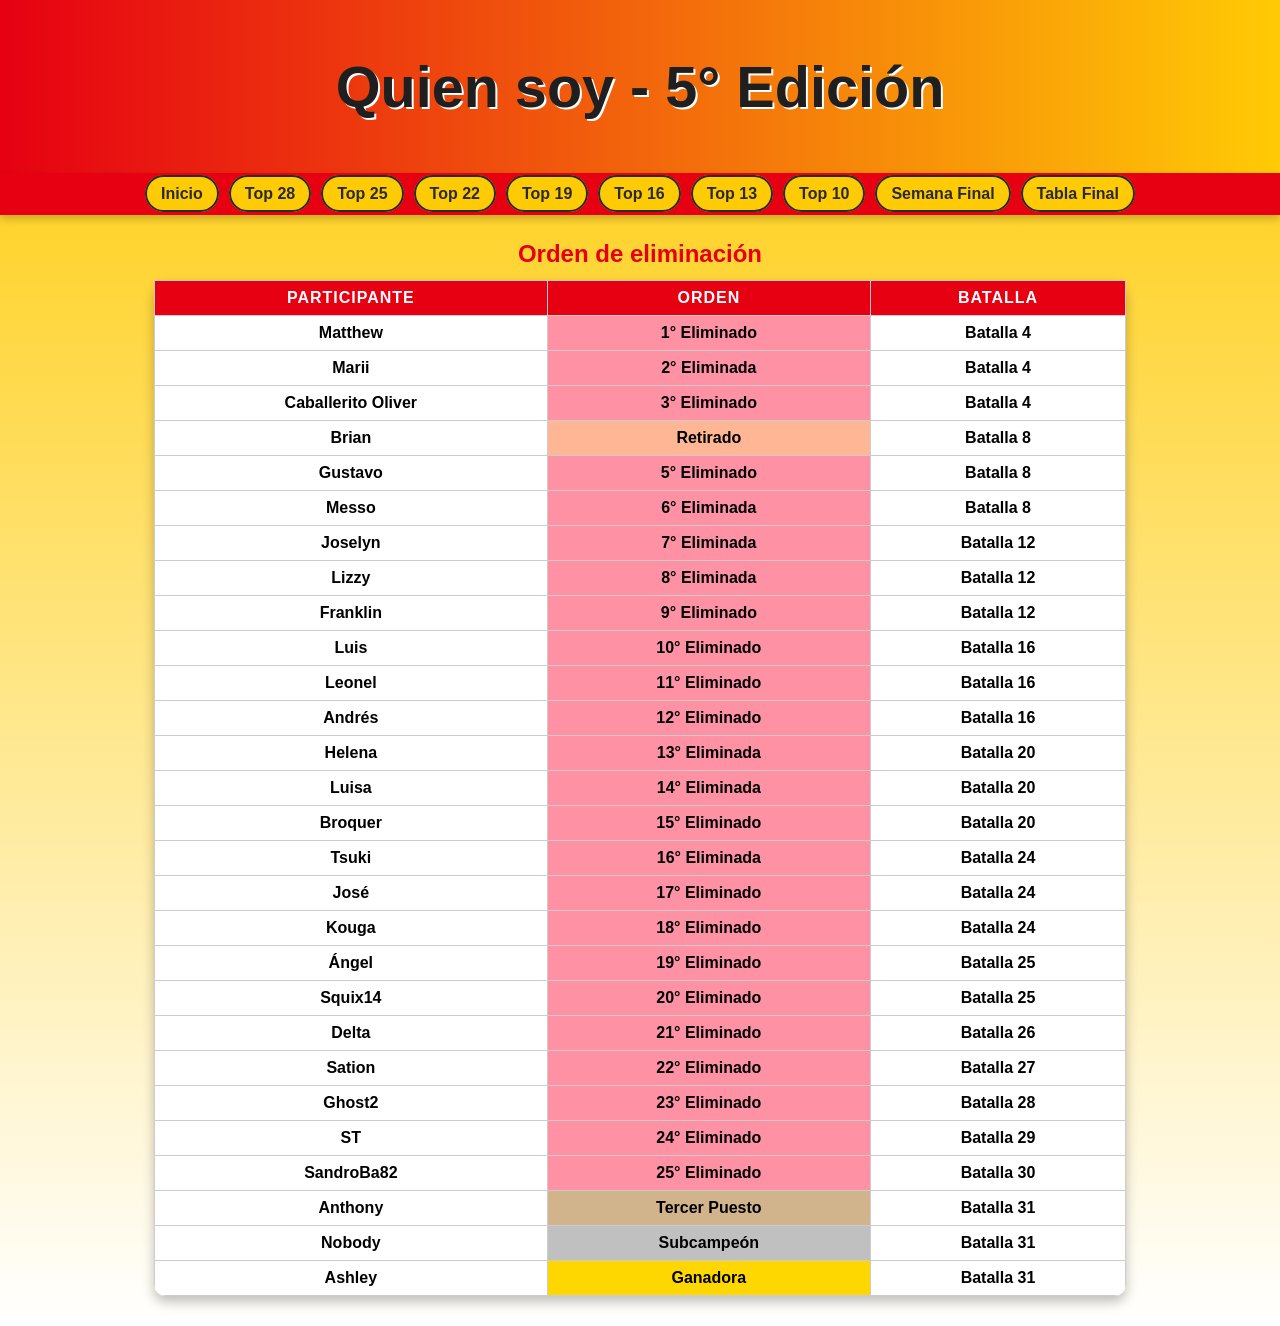
<file: index.html>
<!doctype html>
<html lang="es">
  <head>
    <meta charset="utf-8">
    <meta name="viewport" content="width=device-width, initial-scale=1.0, maximum-scale=1.0, user-scalable=no">
    <title>Orden de eliminación</title>
    <link rel="shortcut icon" href="logo.png" />

    

    <style>
      body {
        background: linear-gradient(180deg, #ffcb05, #ffffff);
        margin: 0;
        font-family: Arial;
        text-align: center;
      }
    
      /* ===== TÍTULO ===== */
      #titulo {
        padding: 15px;
        background: linear-gradient(90deg, #e60012, #ffcb05);
        color: #1f1f1f;
        font-size: 1.8em;
        font-weight: bold;
        text-shadow: 2px 2px 0 #fff;
      }
    
      /* ===== NAV ===== */
      nav {
        background-color: #e60012;
        display: flex;
        justify-content: center;
        align-items: center;
        flex-wrap: wrap;
        padding: 12px;
        margin-bottom: 25px;
        box-shadow: 0 4px 8px rgba(0,0,0,0.2);
      }
    
      nav ul {
        display: flex;
        flex-wrap: wrap;
        justify-content: center;
        gap: 10px;
        list-style: none;
        margin: 0;
        padding: 0;
      }
    
      nav ul li a {
        background-color: #ffcb05;
        color: #2a2a2a;
        font-weight: bold;
        text-decoration: none;
        padding: 8px 14px;
        border-radius: 20px;
        transition: 0.3s;
        font-size: clamp(12px, 3vw, 16px);
        border: 2px solid #2a2a2a;
      }
    
      nav ul li a:hover {
        background-color: #ffe066;
        transform: scale(1.05);
      }
    
      /* ===== CONTENEDOR TABLA ===== */
      .table-container {
        overflow-x: auto;
        -webkit-overflow-scrolling: touch;
        margin: 0 auto;
        max-width: 95%;
      }
    
      /* ===== TABLA ===== */
      table {
        width: 80%;
        border-collapse: collapse;
        box-shadow: 0 6px 12px rgba(0, 0, 0, 0.25);
        font-size: clamp(12px, 2.5vw, 16px);
        margin: 0 auto 30px;
        background-color: white;
        border-radius: 12px;
        overflow: hidden;
      }
    
      th, td {
        border: 1px solid #ccc;
        padding: 8px;
        text-align: center;
        word-wrap: break-word;
        white-space: nowrap;
      }
    
      /* Encabezado */
      th {
        background-color: #e60012;
        color: white;
        text-transform: uppercase;
        letter-spacing: 1px;
      }
    
      caption {
        font-size: 1.5em;
        margin-bottom: 12px;
        font-weight: bold;
        color: #e60012;
      }
    
      /* Subtítulos */
      .subtitulo {
        background-color: #ffffff;
        font-weight: bold;
      }
    
      /* ===== COLORES ORIGINALES (SIN CAMBIOS) ===== */
      .eliminado {
        background-color: #FF91A4;
      }
    
      .ganador {
        background-color: gold;
      }
    
      .subcampeon {
        background-color: silver;
      }
    
      .tercero {
        background-color: tan;
      }

      .retirado {
  background-color: #FFB694;
  color: black;
}
    
      /* ===== RESPONSIVE ===== */
      @media (max-width: 600px) {
        table {
          font-size: 12px;
          width: 95%;
        }
    
        nav ul {
          flex-direction: column;
        }
    
        nav ul li a {
          width: 100%;
          display: block;
        }
    
        th, td {
          padding: 6px;
        }
      }
    </style>

  </head>

  <body>
    <header id="titulo">
      <h1>Quien soy - 5° Edición</h1>
    </header>

    <nav>
      <ul>
        <li><a href="index.html">Inicio</a></li>
        <li><a href="Top28.html">Top 28</a></li>
        <li><a href="Top25.html">Top 25</a></li>
        <li><a href="Top22.html">Top 22</a></li>
        <li><a href="Top19.html">Top 19</a></li>
        <li><a href="Top16.html">Top 16</a></li>
        <li><a href="Top13.html">Top 13</a></li>
        <li><a href="Top10.html">Top 10</a></li>
        <li><a href="semanafinal.html">Semana Final</a></li>
        <li><a href="tabla.html">Tabla Final</a></li>
      </ul>
    </nav>

    <main class="container mt-3">
      <div class="table-container">
        <table>
          <caption>Orden de eliminación</caption>
          <thead>
            <tr>
              <th>Participante</th>
              <th>Orden</th>
              <th>Batalla</th>
            </tr>
          </thead>
          <tbody>
            <tr class="subtitulo"><td>Matthew</td><td class="eliminado">1° Eliminado</td><td>Batalla 4</td></tr>
            <tr class="subtitulo"><td>Marii</td><td class="eliminado">2° Eliminada</td><td>Batalla 4</td></tr>
            <tr class="subtitulo"><td>Caballerito Oliver</td><td class="eliminado">3° Eliminado</td><td>Batalla 4</td></tr>
            <tr class="subtitulo"><td>Brian</td><td class="retirado">Retirado</td><td>Batalla 8</td></tr>
            <tr class="subtitulo"><td>Gustavo</td><td class="eliminado">5° Eliminado</td><td>Batalla 8</td></tr>
            <tr class="subtitulo"><td>Messo</td><td class="eliminado">6° Eliminada</td><td>Batalla 8</td></tr>
            <tr class="subtitulo"><td>Joselyn</td><td class="eliminado">7° Eliminada</td><td>Batalla 12</td></tr>
            <tr class="subtitulo"><td>Lizzy</td><td class="eliminado">8° Eliminada</td><td>Batalla 12</td></tr>
            <tr class="subtitulo"><td>Franklin</td><td class="eliminado">9° Eliminado</td><td>Batalla 12</td></tr>
            <tr class="subtitulo"><td>Luis</td><td class="eliminado">10° Eliminado</td><td>Batalla 16</td></tr>
            <tr class="subtitulo"><td>Leonel</td><td class="eliminado">11° Eliminado</td><td>Batalla 16</td></tr>
            <tr class="subtitulo"><td>Andrés</td><td class="eliminado">12° Eliminado</td><td>Batalla 16</td></tr>
            <tr class="subtitulo"><td>Helena</td><td class="eliminado">13° Eliminada</td><td>Batalla 20</td></tr>
            <tr class="subtitulo"><td>Luisa</td><td class="eliminado">14° Eliminada</td><td>Batalla 20</td></tr>
            <tr class="subtitulo"><td>Broquer</td><td class="eliminado">15° Eliminado</td><td>Batalla 20</td></tr>
            <tr class="subtitulo"><td>Tsuki</td><td class="eliminado">16° Eliminada</td><td>Batalla 24</td></tr>
            <tr class="subtitulo"><td>José</td><td class="eliminado">17° Eliminado</td><td>Batalla 24</td></tr>
            <tr class="subtitulo"><td>Kouga</td><td class="eliminado">18° Eliminado</td><td>Batalla 24</td></tr>
            <tr class="subtitulo"><td>Ángel</td><td class="eliminado">19° Eliminado</td><td>Batalla 25</td></tr>
            <tr class="subtitulo"><td>Squix14</td><td class="eliminado">20° Eliminado</td><td>Batalla 25</td></tr>
            <tr class="subtitulo"><td>Delta</td><td class="eliminado">21° Eliminado</td><td>Batalla 26</td></tr>
            <tr class="subtitulo"><td>Sation</td><td class="eliminado">22° Eliminado</td><td>Batalla 27</td></tr>
            <tr class="subtitulo"><td>Ghost2</td><td class="eliminado">23° Eliminado</td><td>Batalla 28</td></tr>
            <tr class="subtitulo"><td>ST</td><td class="eliminado">24° Eliminado</td><td>Batalla 29</td></tr>
            <tr class="subtitulo"><td>SandroBa82</td><td class="eliminado">25° Eliminado</td><td>Batalla 30</td></tr>
            <tr class="subtitulo"><td>Anthony</td><td class="tercero">Tercer Puesto</td><td>Batalla 31</td></tr>
            <tr class="subtitulo"><td>Nobody</td><td class="subcampeon">Subcampeón</td><td>Batalla 31</td></tr>
            <tr class="subtitulo"><td>Ashley</td><td class="ganador">Ganadora</td><td>Batalla 31</td></tr>
          </tbody>
        </table>
      </div>
    </main>
  </body>
</html>
</file>
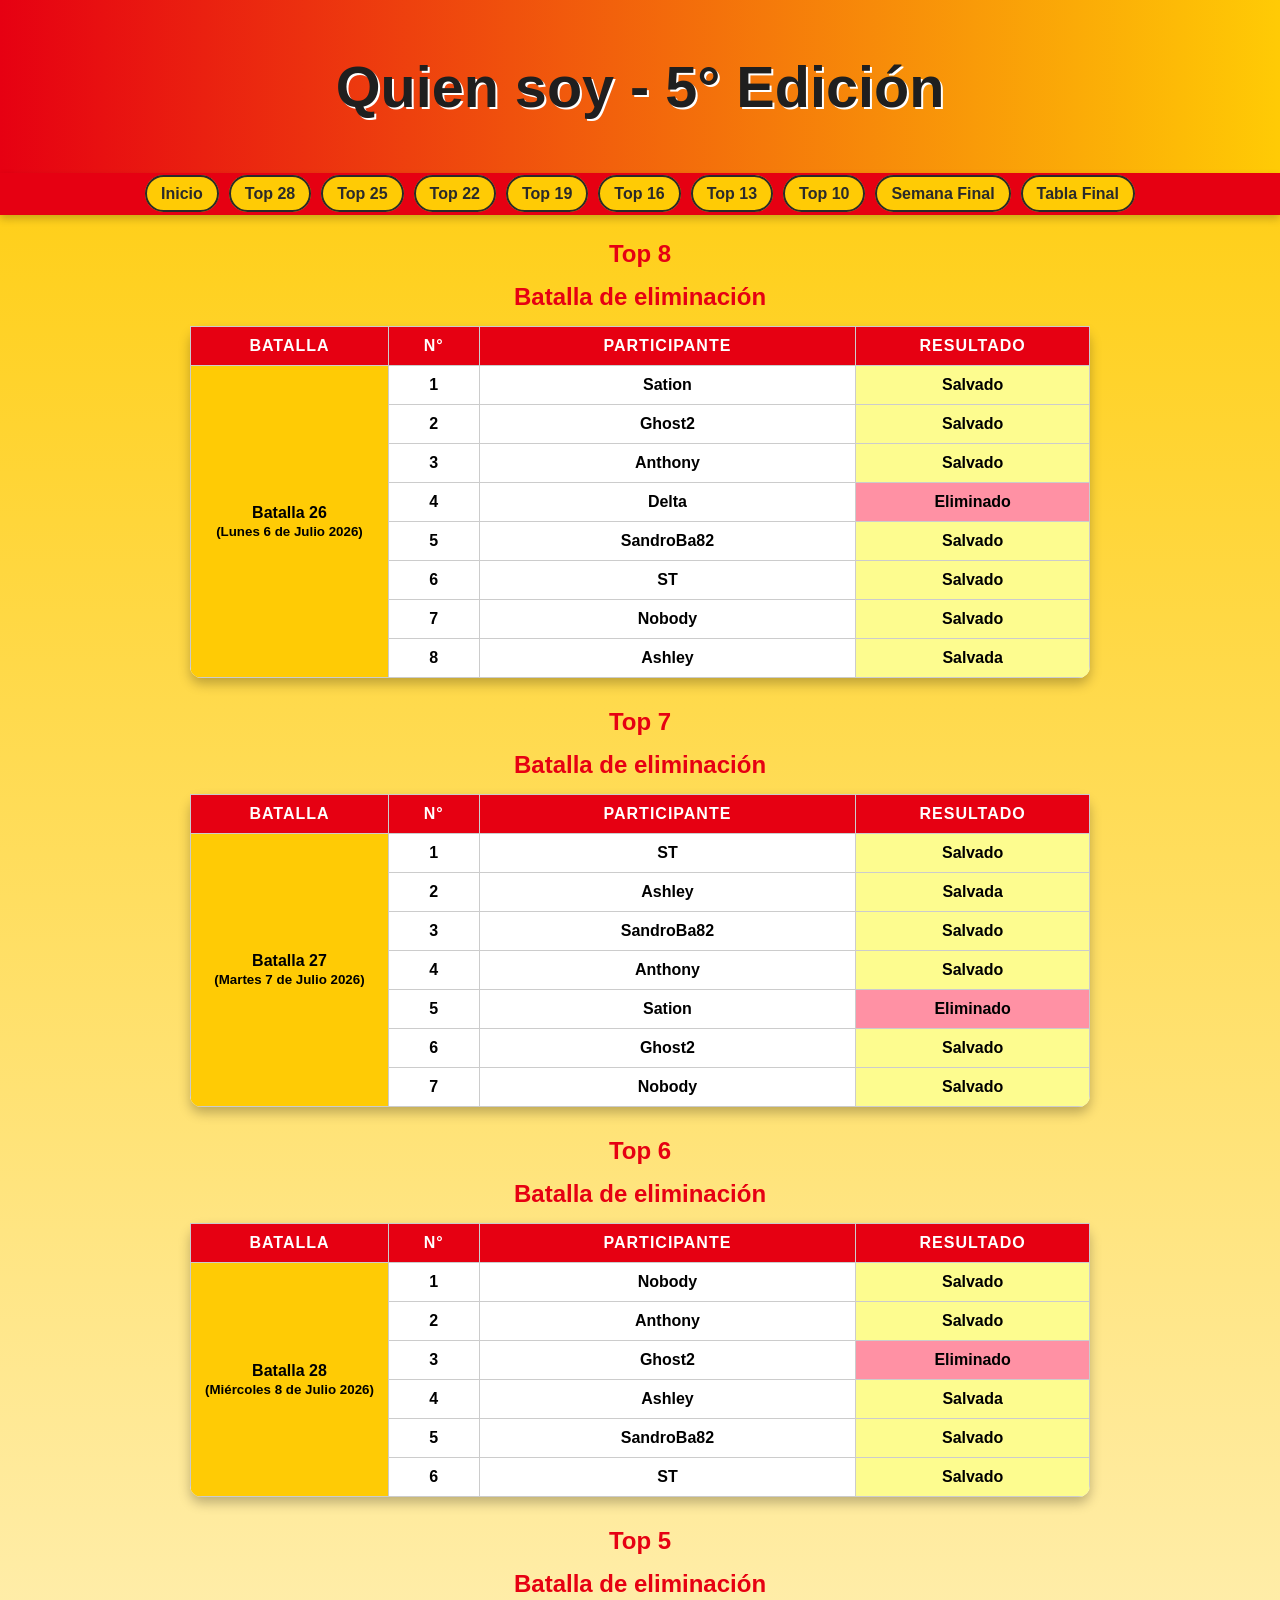
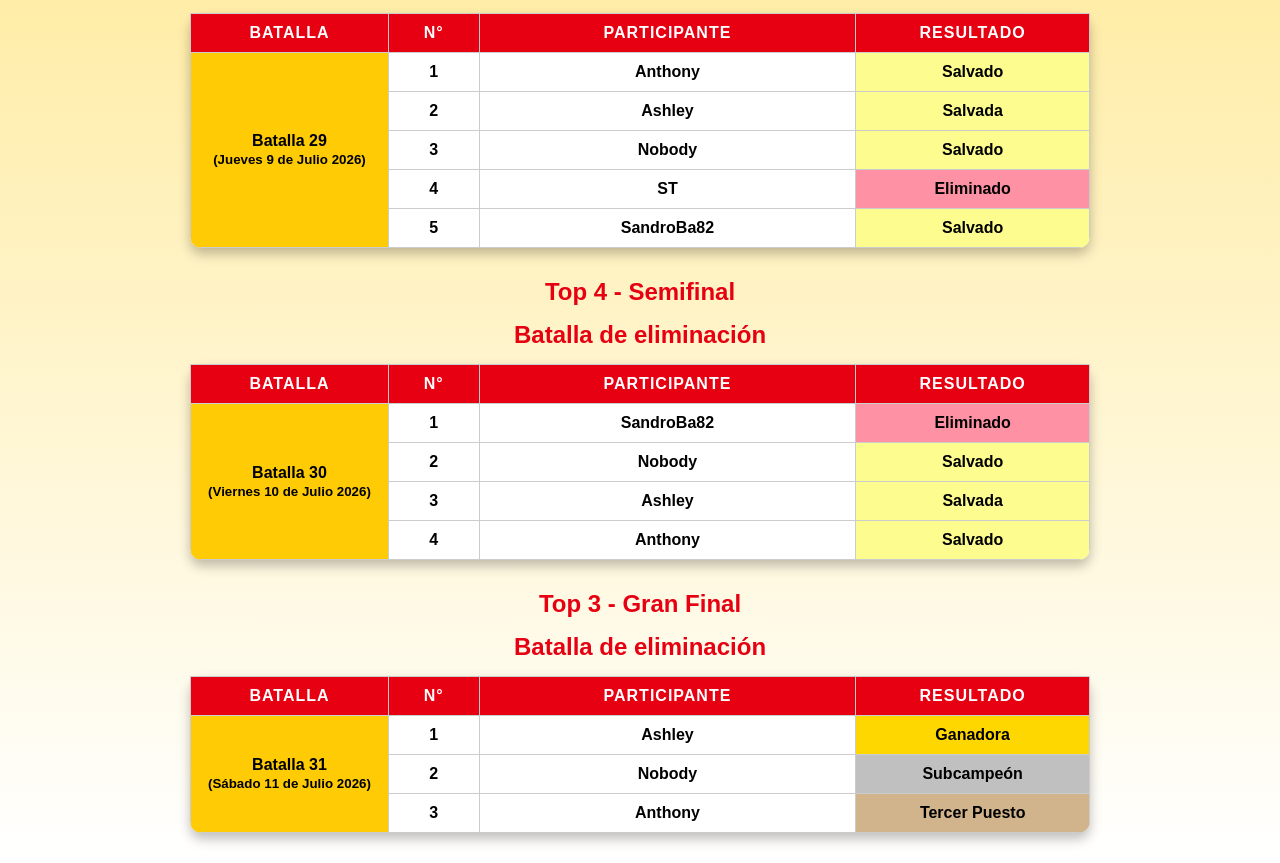
<file: semanafinal.html>
<!doctype html>
<html lang="es">
  <head>
    <meta charset="utf-8">
    <meta name="viewport" content="width=device-width, initial-scale=1">
    <title>Top 24</title>
    <link rel="shortcut icon" href="logo.png" />

    <link rel="stylesheet" href="styles.css">
  </head>

  <body>
    <div id="titulo">
      <h1>Quien soy - 5° Edición</h1>
    </div>

    <nav>
      <ul>
        <li><a href="index.html">Inicio</a></li>
        <li><a href="Top28.html">Top 28</a></li>
        <li><a href="Top25.html">Top 25</a></li>
        <li><a href="Top22.html">Top 22</a></li>
        <li><a href="Top19.html">Top 19</a></li>
        <li><a href="Top16.html">Top 16</a></li>
        <li><a href="Top13.html">Top 13</a></li>
        <li><a href="Top10.html">Top 10</a></li>
        <li><a href="semanafinal.html">Semana Final</a></li>
        <li><a href="tabla.html">Tabla Final</a></li>
      </ul>
    </nav>

    <table>
      <caption>Top 8</caption>
      <thead>
        <tr>
          <th>Batalla</th>
          <th>N°</th>
          <th>Participante</th>
          <th>Resultado</th>
        </tr>
      </thead>
      <tbody>
        <caption>Batalla de eliminación</caption>
        <tr>
          <td class="subtitulo" rowspan="10">Batalla 26<br><small>(Lunes 6 de Julio 2026)</small></td>
          <td>1</td>
          <td>Sation</td>
          <td class="salvadop">Salvado</td> 
        </tr>
        <tr>
          <td>2</td>
          <td>Ghost2</td>
          <td class="salvadop">Salvado</td> 
        </tr>
        <tr>
          <td>3</td>
          <td>Anthony</td>
          <td class="salvadop">Salvado</td> 
        </tr>
        <tr>
          <td>4</td>
          <td>Delta</td>
          <td class="eliminado">Eliminado</td> 
        </tr>
        <tr>
          <td>5</td>
          <td>SandroBa82</td>
          <td class="salvadop">Salvado</td> 
        </tr>
        <tr>
          <td>6</td>
          <td>ST</td>
          <td class="salvadop">Salvado</td> 
        </tr>
        <tr>
          <td>7</td>
          <td>Nobody</td>
          <td class="salvadop">Salvado</td> 
        </tr>
        <tr>
          <td>8</td>
          <td>Ashley</td>
          <td class="salvadop">Salvada</td> 
        </tr>
      </tbody>
    </table>

    <table>
      <caption>Top 7</caption>
      <thead>
        <tr>
          <th>Batalla</th>
          <th>N°</th>
          <th>Participante</th>
          <th>Resultado</th>
        </tr>
      </thead>
      <tbody>
        <caption>Batalla de eliminación</caption>
        <tr>
          <td class="subtitulo" rowspan="10">Batalla 27<br><small>(Martes 7 de Julio 2026)</small></td>
          <td>1</td>
          <td>ST</td>
          <td class="salvadop">Salvado</td> 
        </tr>
        <tr>
          <td>2</td>
          <td>Ashley</td>
          <td class="salvadop">Salvada</td> 
        </tr>
        <tr>
          <td>3</td>
          <td>SandroBa82</td>
          <td class="salvadop">Salvado</td> 
        </tr>
        <tr>
          <td>4</td>
          <td>Anthony</td>
          <td class="salvadop">Salvado</td> 
        </tr>
        <tr>
          <td>5</td>
          <td>Sation</td>
          <td class="eliminado">Eliminado</td> 
        </tr>
        <tr>
          <td>6</td>
          <td>Ghost2</td>
          <td class="salvadop">Salvado</td> 
        </tr>
        <tr>
          <td>7</td>
          <td>Nobody</td>
          <td class="salvadop">Salvado</td> 
        </tr>
      </tbody>
    </table>

    <table>
      <caption>Top 6</caption>
      <thead>
        <tr>
          <th>Batalla</th>
          <th>N°</th>
          <th>Participante</th>
          <th>Resultado</th>
        </tr>
      </thead>
      <tbody>
        <caption>Batalla de eliminación</caption>
        <tr>
          <td class="subtitulo" rowspan="10">Batalla 28<br><small>(Miércoles 8 de Julio 2026)</small></td>
          <td>1</td>
          <td>Nobody</td>
          <td class="salvadop">Salvado</td> 
        </tr>
        <tr>
          <td>2</td>
          <td>Anthony</td>
          <td class="salvadop">Salvado</td> 
        </tr>
        <tr>
          <td>3</td>
          <td>Ghost2</td>
          <td class="eliminado">Eliminado</td> 
        </tr>
        <tr>
          <td>4</td>
          <td>Ashley</td>
          <td class="salvadop">Salvada</td> 
        </tr>
        <tr>
          <td>5</td>
          <td>SandroBa82</td>
          <td class="salvadop">Salvado</td> 
        </tr>
        <tr>
          <td>6</td>
          <td>ST</td>
          <td class="salvadop">Salvado</td> 
        </tr>
      </tbody>
    </table>

    <table>
      <caption>Top 5</caption>
      <thead>
        <tr>
          <th>Batalla</th>
          <th>N°</th>
          <th>Participante</th>
          <th>Resultado</th>
        </tr>
      </thead>
      <tbody>
        <caption>Batalla de eliminación</caption>
        <tr>
          <td class="subtitulo" rowspan="10">Batalla 29<br><small>(Jueves 9 de Julio 2026)</small></td>
          <td>1</td>
          <td>Anthony</td>
          <td class="salvadop">Salvado</td> 
        </tr>
        <tr>
          <td>2</td>
          <td>Ashley</td>
          <td class="salvadop">Salvada</td> 
        </tr>
        <tr>
          <td>3</td>
          <td>Nobody</td>
          <td class="salvadop">Salvado</td> 
        </tr>
        <tr>
          <td>4</td>
          <td>ST</td>
          <td class="eliminado">Eliminado</td> 
        </tr>
        <tr>
          <td>5</td>
          <td>SandroBa82</td>
          <td class="salvadop">Salvado</td> 
        </tr>
      </tbody>
    </table>

    <table>
      <caption>Top 4 - Semifinal</caption>
      <thead>
        <tr>
          <th>Batalla</th>
          <th>N°</th>
          <th>Participante</th>
          <th>Resultado</th>
        </tr>
      </thead>
      <tbody>
        <caption>Batalla de eliminación</caption>
        <tr>
          <td class="subtitulo" rowspan="10">Batalla 30<br><small>(Viernes 10 de Julio 2026)</small></td>
          <td>1</td>
          <td>SandroBa82</td>
          <td class="eliminado">Eliminado</td> 
        </tr>
        <tr>
          <td>2</td>
          <td>Nobody</td>
          <td class="salvadop">Salvado</td> 
        </tr>
        <tr>
          <td>3</td>
          <td>Ashley</td>
          <td class="salvadop">Salvada</td> 
        </tr>
        <tr>
          <td>4</td>
          <td>Anthony</td>
          <td class="salvadop">Salvado</td> 
        </tr>
      </tbody>
    </table>

    <table>
      <caption>Top 3 - Gran Final</caption>
      <thead>
        <tr>
          <th>Batalla</th>
          <th>N°</th>
          <th>Participante</th>
          <th>Resultado</th>
        </tr>
      </thead>
      <tbody>
        <caption>Batalla de eliminación</caption>
        <tr>
          <td class="subtitulo" rowspan="10">Batalla 31<br><small>(Sábado 11 de Julio 2026)</small></td>
          <td>1</td>
          <td>Ashley</td>
          <td class="ganador">Ganadora</td> 
        </tr>
        <tr>
          <td>2</td>
          <td>Nobody</td>
          <td class="subcampeon">Subcampeón</td> 
        </tr>
        <tr>
          <td>3</td>
          <td>Anthony</td>
          <td class="tercero">Tercer Puesto</td> 
        </tr>
      </tbody>
    </table>

  </body>
</html>
</file>
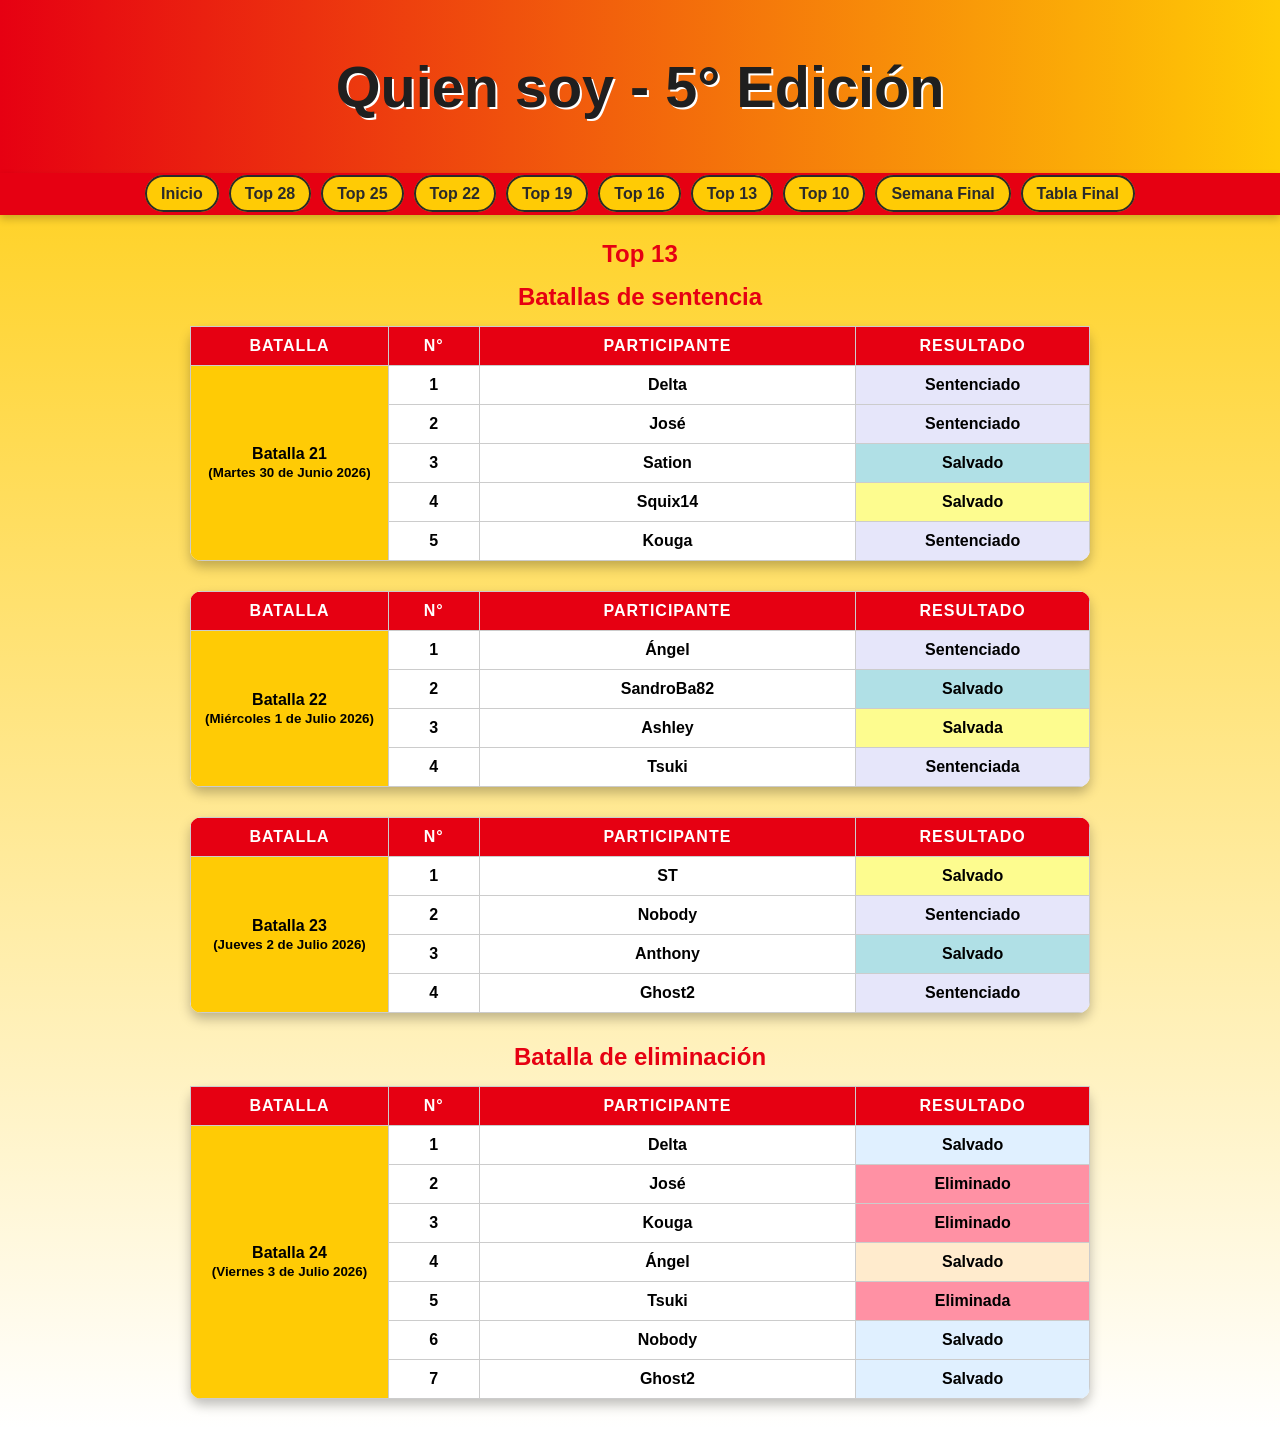
<file: Top13.html>
<!doctype html>
<html lang="es">
  <head>
    <meta charset="utf-8">
    <meta name="viewport" content="width=device-width, initial-scale=1">
    <title>Top 24</title>
    <link rel="shortcut icon" href="logo.png" />

    <link rel="stylesheet" href="styles.css">
  </head>

  <body>
    <div id="titulo">
      <h1>Quien soy - 5° Edición</h1>
    </div>

    <nav>
      <ul>
        <li><a href="index.html">Inicio</a></li>
        <li><a href="Top28.html">Top 28</a></li>
        <li><a href="Top25.html">Top 25</a></li>
        <li><a href="Top22.html">Top 22</a></li>
        <li><a href="Top19.html">Top 19</a></li>
        <li><a href="Top16.html">Top 16</a></li>
        <li><a href="Top13.html">Top 13</a></li>
        <li><a href="Top10.html">Top 10</a></li>
        <li><a href="semanafinal.html">Semana Final</a></li>
        <li><a href="tabla.html">Tabla Final</a></li>
      </ul>
    </nav>

    <table>
      <caption>Top 13</caption>
      <thead>
        <tr>
          <th>Batalla</th>
          <th>N°</th>
          <th>Participante</th>
          <th>Resultado</th>
        </tr>
      </thead>
      <tbody>
        <caption>Batallas de sentencia</caption>
        <tr>
          <td class="subtitulo" rowspan="10">Batalla 21<br><small>(Martes 30 de Junio 2026)</small></td>
          <td>1</td>
          <td>Delta</td>
          <td class="sentenciado">Sentenciado</td> 
        </tr>
        <tr>
          <td>2</td>
          <td>José</td>
          <td class="sentenciado">Sentenciado</td> 
        </tr>
        <tr>
          <td>3</td>
          <td>Sation</td>
          <td class="salvado">Salvado</td>
        </tr>
        <tr>
          <td>4</td>
          <td>Squix14</td>
          <td class="salvadop">Salvado</td> 
        </tr>
        <tr>
          <td>5</td>
          <td>Kouga</td>
          <td class="sentenciado">Sentenciado</td> 
        </tr>
      </tbody>
    </table>

    <table>
      <thead>
        <tr>
          <th>Batalla</th>
          <th>N°</th>
          <th>Participante</th>
          <th>Resultado</th>
        </tr>
      </thead>
      <tbody>
        <tr>
          <td class="subtitulo" rowspan="10">Batalla 22<br><small>(Miércoles 1 de Julio 2026)</small></td>
          <td>1</td>
          <td>Ángel</td>
          <td class="sentenciado">Sentenciado</td> 
        </tr>
        <tr>
          <td>2</td>
          <td>SandroBa82</td>
          <td class="salvado">Salvado</td> 
        </tr>
        <tr>
          <td>3</td>
          <td>Ashley</td>
          <td class="salvadop">Salvada</td>
        </tr>
        <tr>
          <td>4</td>
          <td>Tsuki</td>
          <td class="sentenciado">Sentenciada</td> 
        </tr>
      </tbody>
    </table>
    <table>
      <thead>
        <tr>
          <th>Batalla</th>
          <th>N°</th>
          <th>Participante</th>
          <th>Resultado</th>
        </tr>
      </thead>
      <tbody>
        <tr>
          <td class="subtitulo" rowspan="10">Batalla 23<br><small>(Jueves 2 de Julio 2026)</small></td>
          <td>1</td>
          <td>ST</td>
          <td class="salvadop">Salvado</td> 
        </tr>
        <tr>
          <td>2</td>
          <td>Nobody</td>
          <td class="sentenciado">Sentenciado</td> 
        </tr>
        <tr>
          <td>3</td>
          <td>Anthony</td>
          <td class="salvado">Salvado</td> 
        </tr>
        <tr>
          <td>4</td>
          <td>Ghost2</td>
          <td class="sentenciado">Sentenciado</td> 
        </tr>
      </tbody>
    </table>

    <table>
      <thead>
        <tr>
          <th>Batalla</th>
          <th>N°</th>
          <th>Participante</th>
          <th>Resultado</th>
        </tr>
      </thead>
      <tbody>
        <caption>Batalla de eliminación</caption>
        <tr>
          <td class="subtitulo" rowspan="10">Batalla 24<br><small>(Viernes 3 de Julio 2026)</small></td>
          <td>1</td>
          <td>Delta</td>
          <td class="salvadoe">Salvado</td> 
        </tr>
        <tr>
          <td>2</td>
          <td>José</td>
          <td class="eliminado">Eliminado</td> 
        </tr>
        <tr>
          <td>3</td>
          <td>Kouga</td>
          <td class="eliminado">Eliminado</td> 
        </tr>
        <tr>
          <td>4</td>
          <td>Ángel</td>
          <td class="salvadope">Salvado</td> 
        </tr>
        <tr>
          <td>5</td>
          <td>Tsuki</td>
          <td class="eliminado">Eliminada</td> 
        </tr>
        <tr>
          <td>6</td>
          <td>Nobody</td>
          <td class="salvadoe">Salvado</td> 
        </tr>
        <tr>
          <td>7</td>
          <td>Ghost2</td>
          <td class="salvadoe">Salvado</td> 
        </tr>
      </tbody>
    </table>
  </body>
</html>
</file>
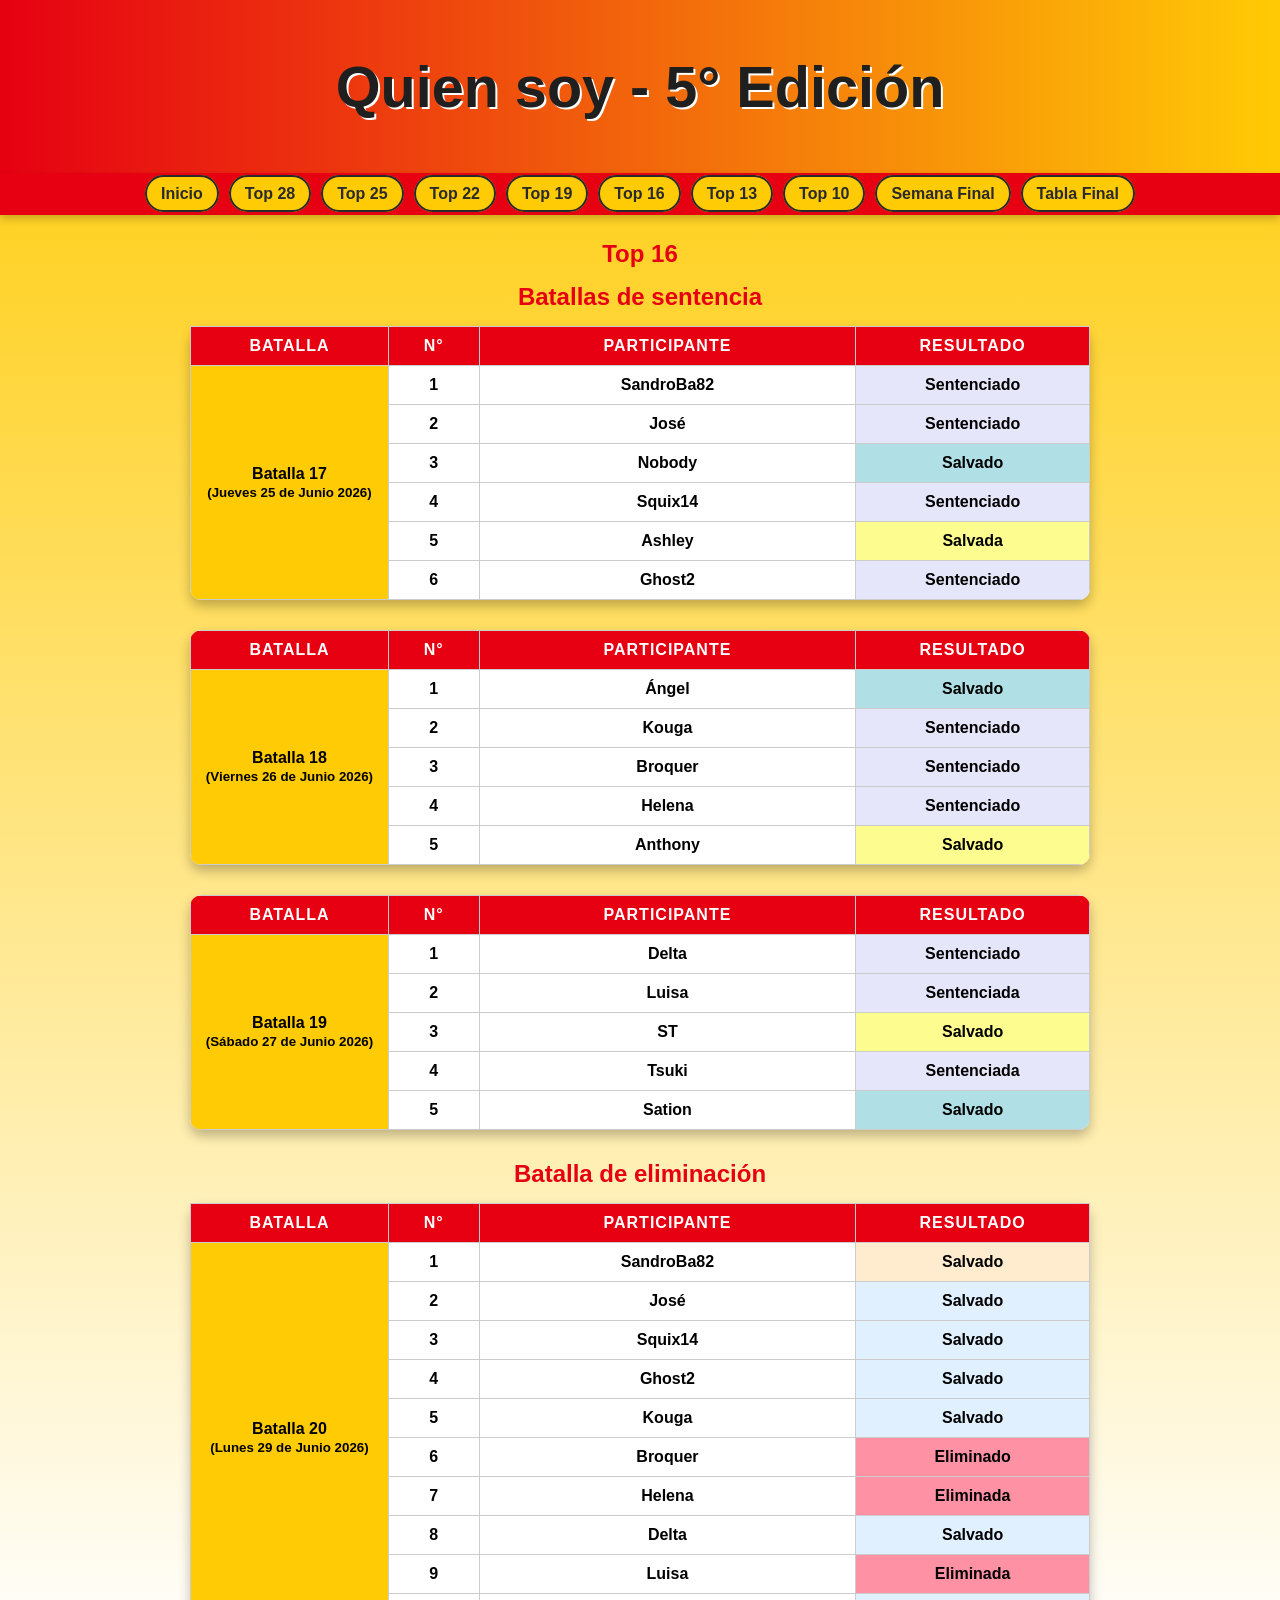
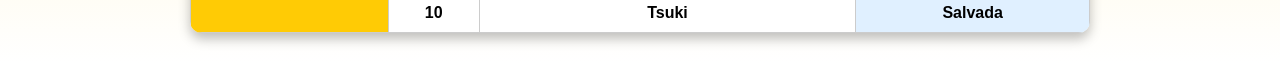
<file: Top16.html>
<!doctype html>
<html lang="es">
  <head>
    <meta charset="utf-8">
    <meta name="viewport" content="width=device-width, initial-scale=1">
    <title>Top 24</title>
    <link rel="shortcut icon" href="logo.png" />

    <link rel="stylesheet" href="styles.css">
  </head>

  <body>
    <div id="titulo">
      <h1>Quien soy - 5° Edición</h1>
    </div>

    <nav>
      <ul>
        <li><a href="index.html">Inicio</a></li>
        <li><a href="Top28.html">Top 28</a></li>
        <li><a href="Top25.html">Top 25</a></li>
        <li><a href="Top22.html">Top 22</a></li>
        <li><a href="Top19.html">Top 19</a></li>
        <li><a href="Top16.html">Top 16</a></li>
        <li><a href="Top13.html">Top 13</a></li>
        <li><a href="Top10.html">Top 10</a></li>
        <li><a href="semanafinal.html">Semana Final</a></li>
        <li><a href="tabla.html">Tabla Final</a></li>
      </ul>
    </nav>

    <table>
      <caption>Top 16</caption>
      <thead>
        <tr>
          <th>Batalla</th>
          <th>N°</th>
          <th>Participante</th>
          <th>Resultado</th>
        </tr>
      </thead>
      <tbody>
        <caption>Batallas de sentencia</caption>
        <tr>
          <td class="subtitulo" rowspan="10">Batalla 17<br><small>(Jueves 25 de Junio 2026)</small></td>
          <td>1</td>
          <td>SandroBa82</td>
          <td class="sentenciado">Sentenciado</td> 
        </tr>
        <tr>
          <td>2</td>
          <td>José</td>
          <td class="sentenciado">Sentenciado</td> 
        </tr>
        <tr>
          <td>3</td>
          <td>Nobody</td>
          <td class="salvado">Salvado</td> 
        </tr>
        <tr>
          <td>4</td>
          <td>Squix14</td>
          <td class="sentenciado">Sentenciado</td> 
        </tr>
        <tr>
          <td>5</td>
          <td>Ashley</td>
          <td class="salvadop">Salvada</td> 
        </tr>
        <tr>
          <td>6</td>
          <td>Ghost2</td>
          <td class="sentenciado">Sentenciado</td> 
        </tr>
      </tbody>
    </table>

    <table>
      <thead>
        <tr>
          <th>Batalla</th>
          <th>N°</th>
          <th>Participante</th>
          <th>Resultado</th>
        </tr>
      </thead>
      <tbody>
        <tr>
          <td class="subtitulo" rowspan="10">Batalla 18<br><small>(Viernes 26 de Junio 2026)</small></td>
          <td>1</td>
          <td>Ángel</td>
          <td class="salvado">Salvado</td> 
        </tr>
        <tr>
          <td>2</td>
          <td>Kouga</td>
          <td class="sentenciado">Sentenciado</td> 
        </tr>
        <tr>
          <td>3</td>
          <td>Broquer</td>
          <td class="sentenciado">Sentenciado</td> 
        </tr>
        <tr>
          <td>4</td>
          <td>Helena</td>
          <td class="sentenciado">Sentenciado</td> 
        </tr>
        <tr>
          <td>5</td>
          <td>Anthony</td>
          <td class="salvadop">Salvado</td> 
        </tr>
      </tbody>
    </table>
    <table>
      <thead>
        <tr>
          <th>Batalla</th>
          <th>N°</th>
          <th>Participante</th>
          <th>Resultado</th>
        </tr>
      </thead>
      <tbody>
        <tr>
          <td class="subtitulo" rowspan="10">Batalla 19<br><small>(Sábado 27 de Junio 2026)</small></td>
          <td>1</td>
          <td>Delta</td>
          <td class="sentenciado">Sentenciado</td> 
        </tr>
        <tr>
          <td>2</td>
          <td>Luisa</td>
          <td class="sentenciado">Sentenciada</td> 
        </tr>
        <tr>
          <td>3</td>
          <td>ST</td>
          <td class="salvadop">Salvado</td> 
        </tr>
        <tr>
          <td>4</td>
          <td>Tsuki</td>
          <td class="sentenciado">Sentenciada</td> 
        </tr>
        <tr>
          <td>5</td>
          <td>Sation</td>
          <td class="salvado">Salvado</td> 
        </tr>
      </tbody>
    </table>

    <table>
      <thead>
        <tr>
          <th>Batalla</th>
          <th>N°</th>
          <th>Participante</th>
          <th>Resultado</th>
        </tr>
      </thead>
      <tbody>
        <caption>Batalla de eliminación</caption>
        <tr>
          <td class="subtitulo" rowspan="10">Batalla 20<br><small>(Lunes 29 de Junio 2026)</small></td>
          <td>1</td>
          <td>SandroBa82</td>
          <td class="salvadope">Salvado</td> 
        </tr>
        <tr>
          <td>2</td>
          <td>José</td>
          <td class="salvadoe">Salvado</td> 
        </tr>
        <tr>
          <td>3</td>
          <td>Squix14</td>
          <td class="salvadoe">Salvado</td> 
        </tr>
        <tr>
          <td>4</td>
          <td>Ghost2</td>
          <td class="salvadoe">Salvado</td> 
        </tr>
        <tr>
          <td>5</td>
          <td>Kouga</td>
          <td class="salvadoe">Salvado</td> 
        </tr>
        <tr>
          <td>6</td>
          <td>Broquer</td>
          <td class="eliminado">Eliminado</td> 
        </tr>
        <tr>
          <td>7</td>
          <td>Helena</td>
          <td class="eliminado">Eliminada</td> 
        </tr>
        <tr>
          <td>8</td>
          <td>Delta</td>
          <td class="salvadoe">Salvado</td> 
        </tr>
        <tr>
          <td>9</td>
          <td>Luisa</td>
          <td class="eliminado">Eliminada</td> 
        </tr>
        <tr>
          <td>10</td>
          <td>Tsuki</td>
          <td class="salvadoe">Salvada</td> 
        </tr>
      </tbody>
    </table>
  </body>
</html>
</file>
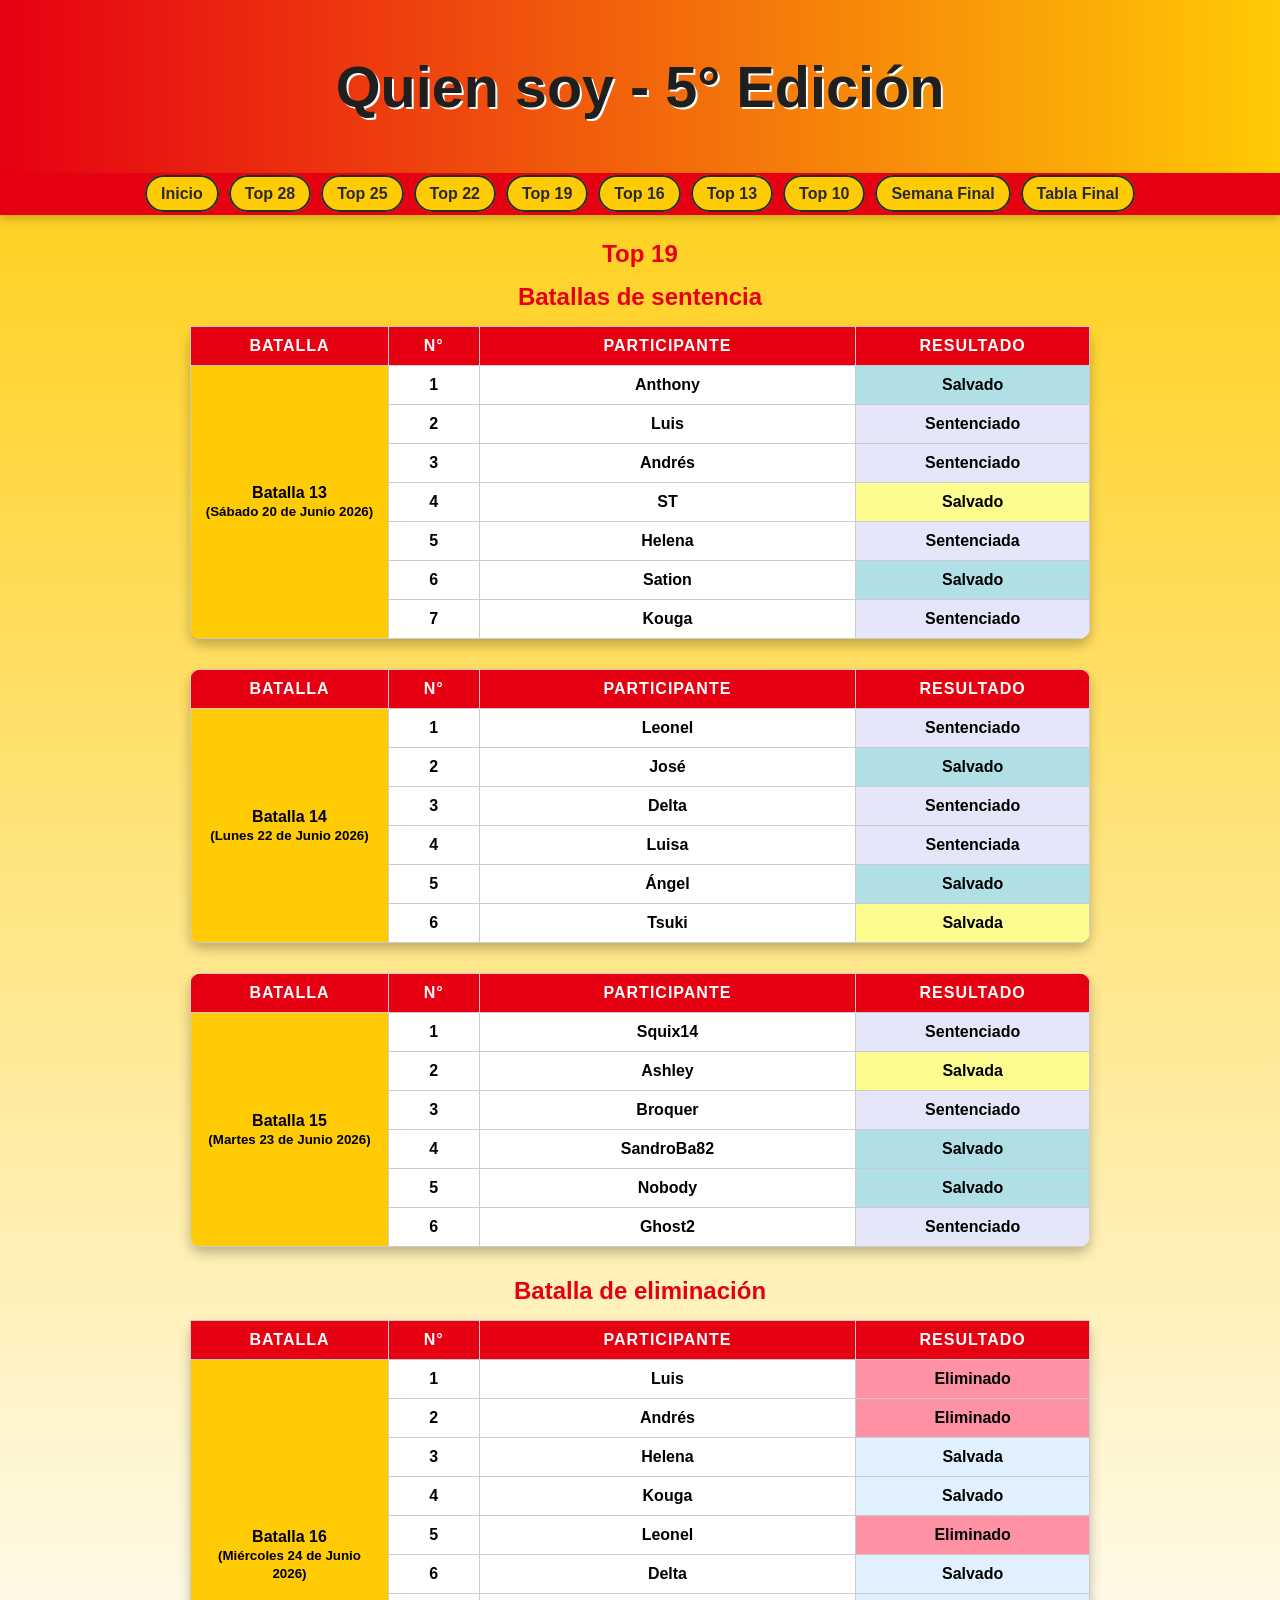
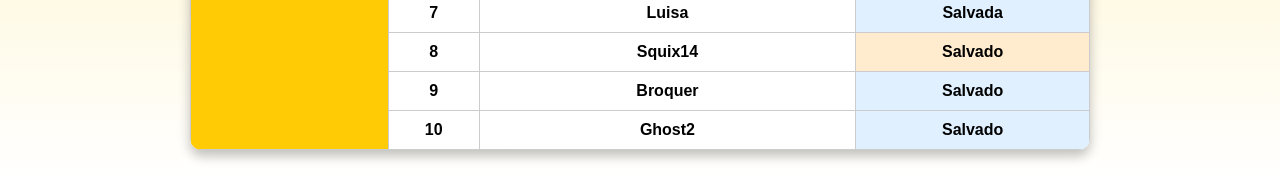
<file: Top19.html>
<!doctype html>
<html lang="es">
  <head>
    <meta charset="utf-8">
    <meta name="viewport" content="width=device-width, initial-scale=1">
    <title>Top 24</title>
    <link rel="shortcut icon" href="logo.png" />

    <link rel="stylesheet" href="styles.css">
  </head>

  <body>
    <div id="titulo">
      <h1>Quien soy - 5° Edición</h1>
    </div>

    <nav>
      <ul>
        <li><a href="index.html">Inicio</a></li>
        <li><a href="Top28.html">Top 28</a></li>
        <li><a href="Top25.html">Top 25</a></li>
        <li><a href="Top22.html">Top 22</a></li>
        <li><a href="Top19.html">Top 19</a></li>
        <li><a href="Top16.html">Top 16</a></li>
        <li><a href="Top13.html">Top 13</a></li>
        <li><a href="Top10.html">Top 10</a></li>
        <li><a href="semanafinal.html">Semana Final</a></li>
        <li><a href="tabla.html">Tabla Final</a></li>
      </ul>
    </nav>

    <table>
      <caption>Top 19</caption>
      <thead>
        <tr>
          <th>Batalla</th>
          <th>N°</th>
          <th>Participante</th>
          <th>Resultado</th>
        </tr>
      </thead>
      <tbody>
        <caption>Batallas de sentencia</caption>
        <tr>
          <td class="subtitulo" rowspan="10">Batalla 13<br><small>(Sábado 20 de Junio 2026)</small></td>
          <td>1</td>
          <td>Anthony</td>
          <td class="salvado">Salvado</td> 
        </tr>
        <tr>
          <td>2</td>
          <td>Luis</td>
          <td class="sentenciado">Sentenciado</td> 
        </tr>
        <tr>
          <td>3</td>
          <td>Andrés</td>
          <td class="sentenciado">Sentenciado</td> 
        </tr>
        <tr>
          <td>4</td>
          <td>ST</td>
          <td class="salvadop">Salvado</td> 
        </tr>
        <tr>
          <td>5</td>
          <td>Helena</td>
          <td class="sentenciado">Sentenciada</td> 
        </tr>
        <tr>
          <td>6</td>
          <td>Sation</td>
          <td class="salvado">Salvado</td> 
        </tr>
        <tr>
          <td>7</td>
          <td>Kouga</td>
          <td class="sentenciado">Sentenciado</td> 
        </tr>
      </tbody>
    </table>

    <table>
      <thead>
        <tr>
          <th>Batalla</th>
          <th>N°</th>
          <th>Participante</th>
          <th>Resultado</th>
        </tr>
      </thead>
      <tbody>
        <tr>
          <td class="subtitulo" rowspan="10">Batalla 14<br><small>(Lunes 22 de Junio 2026)</small></td>
          <td>1</td>
          <td>Leonel</td>
          <td class="sentenciado">Sentenciado</td> 
        </tr>
        <tr>
          <td>2</td>
          <td>José</td>
          <td class="salvado">Salvado</td> 
        </tr>
        <tr>
          <td>3</td>
          <td>Delta</td>
          <td class="sentenciado">Sentenciado</td> 
        </tr>
        <tr>
          <td>4</td>
          <td>Luisa</td>
          <td class="sentenciado">Sentenciada</td> 
        </tr>
        <tr>
          <td>5</td>
          <td>Ángel</td>
          <td class="salvado">Salvado</td> 
        </tr>
        <tr>
          <td>6</td>
          <td>Tsuki</td>
          <td class="salvadop">Salvada</td> 
        </tr>
      </tbody>
    </table>
    <table>
      <thead>
        <tr>
          <th>Batalla</th>
          <th>N°</th>
          <th>Participante</th>
          <th>Resultado</th>
        </tr>
      </thead>
      <tbody>
        <tr>
          <td class="subtitulo" rowspan="10">Batalla 15<br><small>(Martes 23 de Junio 2026)</small></td>
          <td>1</td>
          <td>Squix14</td>
          <td class="sentenciado">Sentenciado</td> 
        </tr>
        <tr>
          <td>2</td>
          <td>Ashley</td>
          <td class="salvadop">Salvada</td> 
        </tr>
        <tr>
          <td>3</td>
          <td>Broquer</td>
          <td class="sentenciado">Sentenciado</td> 
        </tr>
        <tr>
          <td>4</td>
          <td>SandroBa82</td>
          <td class="salvado">Salvado</td> 
        </tr>
        <tr>
          <td>5</td>
          <td>Nobody</td>
          <td class="salvado">Salvado</td> 
        </tr>
        <tr>
          <td>6</td>
          <td>Ghost2</td>
          <td class="sentenciado">Sentenciado</td> 
        </tr>
      </tbody>
    </table>

    <table>
      <thead>
        <tr>
          <th>Batalla</th>
          <th>N°</th>
          <th>Participante</th>
          <th>Resultado</th>
        </tr>
      </thead>
      <tbody>
        <caption>Batalla de eliminación</caption>
        <tr>
          <td class="subtitulo" rowspan="10">Batalla 16<br><small>(Miércoles 24 de Junio 2026)</small></td>
          <td>1</td>
          <td>Luis</td>
          <td class="eliminado">Eliminado</td> 
        </tr>
        <tr>
          <td>2</td>
          <td>Andrés</td>
          <td class="eliminado">Eliminado</td> 
        </tr>
        <tr>
          <td>3</td>
          <td>Helena</td>
          <td class="salvadoe">Salvada</td> 
        </tr>
        <tr>
          <td>4</td>
          <td>Kouga</td>
          <td class="salvadoe">Salvado</td> 
        </tr>
        <tr>
          <td>5</td>
          <td>Leonel</td>
          <td class="eliminado">Eliminado</td> 
        </tr>
        <tr>
          <td>6</td>
          <td>Delta</td>
          <td class="salvadoe">Salvado</td> 
        </tr>
        <tr>
          <td>7</td>
          <td>Luisa</td>
          <td class="salvadoe">Salvada</td> 
        </tr>
        <tr>
          <td>8</td>
          <td>Squix14</td>
          <td class="salvadope">Salvado</td> 
        </tr>
        <tr>
          <td>9</td>
          <td>Broquer</td>
          <td class="salvadoe">Salvado</td> 
        </tr>
        <tr>
          <td>10</td>
          <td>Ghost2</td>
          <td class="salvadoe">Salvado</td> 
        </tr>
      </tbody>
    </table>
  </body>
</html>
</file>
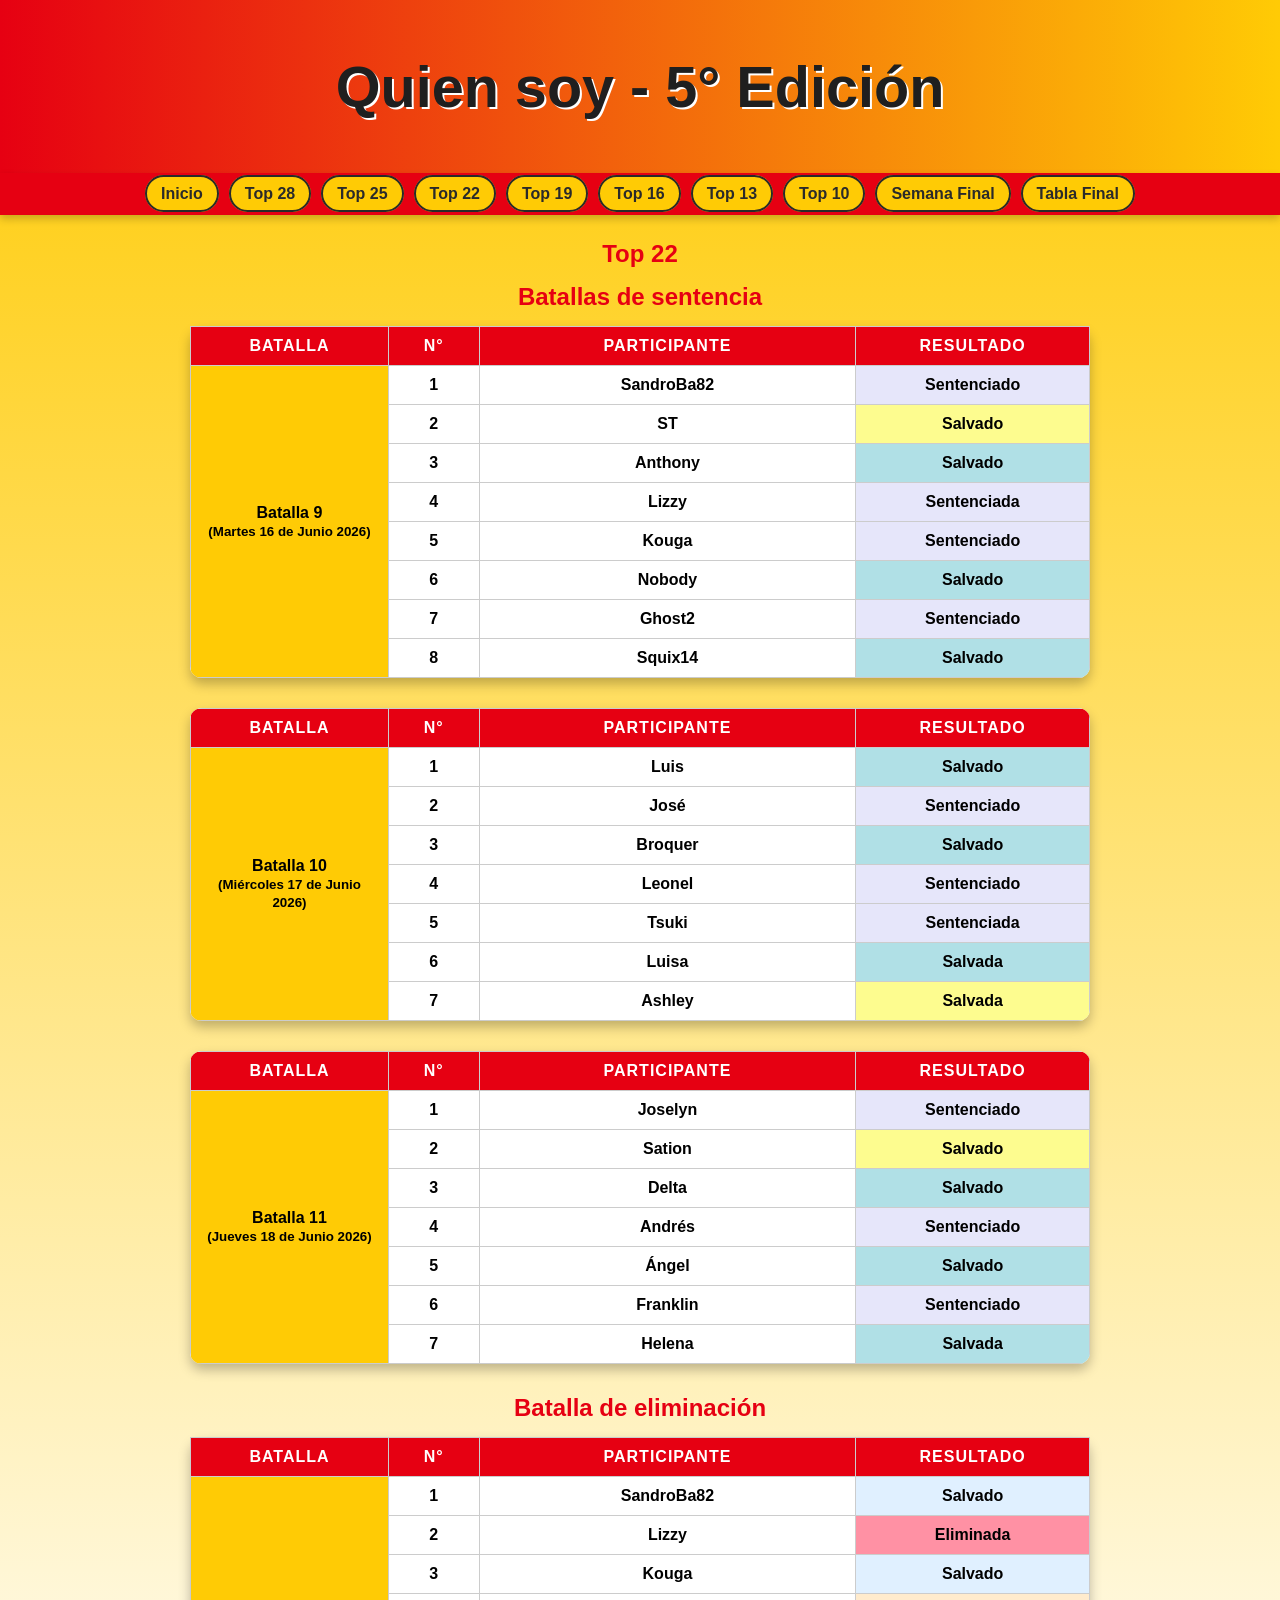
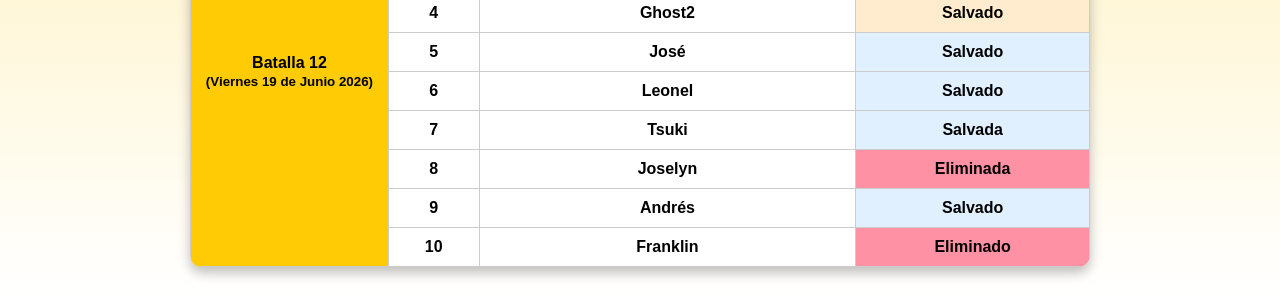
<file: Top22.html>
<!doctype html>
<html lang="es">
  <head>
    <meta charset="utf-8">
    <meta name="viewport" content="width=device-width, initial-scale=1">
    <title>Top 24</title>
    <link rel="shortcut icon" href="logo.png" />

    <link rel="stylesheet" href="styles.css">
  </head>

  <body>
    <div id="titulo">
      <h1>Quien soy - 5° Edición</h1>
    </div>

    <nav>
      <ul>
        <li><a href="index.html">Inicio</a></li>
        <li><a href="Top28.html">Top 28</a></li>
        <li><a href="Top25.html">Top 25</a></li>
        <li><a href="Top22.html">Top 22</a></li>
        <li><a href="Top19.html">Top 19</a></li>
        <li><a href="Top16.html">Top 16</a></li>
        <li><a href="Top13.html">Top 13</a></li>
        <li><a href="Top10.html">Top 10</a></li>
        <li><a href="semanafinal.html">Semana Final</a></li>
        <li><a href="tabla.html">Tabla Final</a></li>
      </ul>
    </nav>

    <table>
      <caption>Top 22</caption>
      <thead>
        <tr>
          <th>Batalla</th>
          <th>N°</th>
          <th>Participante</th>
          <th>Resultado</th>
        </tr>
      </thead>
      <tbody>
        <caption>Batallas de sentencia</caption>
        <tr>
          <td class="subtitulo" rowspan="10">Batalla 9<br><small>(Martes 16 de Junio 2026)</small></td>
          <td>1</td>
          <td>SandroBa82</td>
          <td class="sentenciado">Sentenciado</td> 
        </tr>
        <tr>
          <td>2</td>
          <td>ST</td>
          <td class="salvadop">Salvado</td> 
        </tr>
        <tr>
          <td>3</td>
          <td>Anthony</td>
          <td class="salvado">Salvado</td> 
        </tr>
        <tr>
          <td>4</td>
          <td>Lizzy</td>
          <td class="sentenciado">Sentenciada</td> 
        </tr>
        <tr>
          <td>5</td>
          <td>Kouga</td>
          <td class="sentenciado">Sentenciado</td> 
        </tr>
        <tr>
          <td>6</td>
          <td>Nobody</td>
          <td class="salvado">Salvado</td> 
        </tr>
        <tr>
          <td>7</td>
          <td>Ghost2</td>
          <td class="sentenciado">Sentenciado</td> 
        </tr>
        <tr>
          <td>8</td>
          <td>Squix14</td>
          <td class="salvado">Salvado</td> 
        </tr>
      </tbody>
    </table>

    <table>
      <thead>
        <tr>
          <th>Batalla</th>
          <th>N°</th>
          <th>Participante</th>
          <th>Resultado</th>
        </tr>
      </thead>
      <tbody>
        <tr>
          <td class="subtitulo" rowspan="10">Batalla 10<br><small>(Miércoles 17 de Junio 2026)</small></td>
          <td>1</td>
          <td>Luis</td>
          <td class="salvado">Salvado</td> 
        </tr>
        <tr>
          <td>2</td>
          <td>José</td>
          <td class="sentenciado">Sentenciado</td> 
        </tr>
        <tr>
          <td>3</td>
          <td>Broquer</td>
          <td class="salvado">Salvado</td> 
        </tr>
        <tr>
          <td>4</td>
          <td>Leonel</td>
          <td class="sentenciado">Sentenciado</td> 
        </tr>
        <tr>
          <td>5</td>
          <td>Tsuki</td>
          <td class="sentenciado">Sentenciada</td> 
        </tr>
        <tr>
          <td>6</td>
          <td>Luisa</td>
          <td class="salvado">Salvada</td> 
        </tr>
        <tr>
          <td>7</td>
          <td>Ashley</td>
          <td class="salvadop">Salvada</td> 
        </tr>
      </tbody>
    </table>

    <table>
      <thead>
        <tr>
          <th>Batalla</th>
          <th>N°</th>
          <th>Participante</th>
          <th>Resultado</th>
        </tr>
      </thead>
      <tbody>
        <tr>
          <td class="subtitulo" rowspan="10">Batalla 11<br><small>(Jueves 18 de Junio 2026)</small></td>
          <td>1</td>
          <td>Joselyn</td>
          <td class="sentenciado">Sentenciado</td> 
        </tr>
        <tr>
          <td>2</td>
          <td>Sation</td>
          <td class="salvadop">Salvado</td> 
        </tr>
        <tr>
          <td>3</td>
          <td>Delta</td>
          <td class="salvado">Salvado</td> 
        </tr>
        <tr>
          <td>4</td>
          <td>Andrés</td>
          <td class="sentenciado">Sentenciado</td> 
        </tr>
        <tr>
          <td>5</td>
          <td>Ángel</td>
          <td class="salvado">Salvado</td> 
        </tr>
        <tr>
          <td>6</td>
          <td>Franklin</td>
          <td class="sentenciado">Sentenciado</td> 
        </tr>
        <tr>
          <td>7</td>
          <td>Helena</td>
          <td class="salvado">Salvada</td> 
        </tr>
      </tbody>
    </table>

    <table>
      <thead>
        <tr>
          <th>Batalla</th>
          <th>N°</th>
          <th>Participante</th>
          <th>Resultado</th>
        </tr>
      </thead>
      <tbody>
        <caption>Batalla de eliminación</caption>
        <tr>
          <td class="subtitulo" rowspan="10">Batalla 12<br><small>(Viernes 19 de Junio 2026)</small></td>
          <td>1</td>
          <td>SandroBa82</td>
          <td class="salvadoe">Salvado</td> 
        </tr>
        <tr>
          <td>2</td>
          <td>Lizzy</td>
          <td class="eliminado">Eliminada</td> 
        </tr>
        <tr>
          <td>3</td>
          <td>Kouga</td>
          <td class="salvadoe">Salvado</td> 
        </tr>
        <tr>
          <td>4</td>
          <td>Ghost2</td>
          <td class="salvadope">Salvado</td> 
        </tr>
        <tr>
          <td>5</td>
          <td>José</td>
          <td class="salvadoe">Salvado</td> 
        </tr>
        <tr>
          <td>6</td>
          <td>Leonel</td>
          <td class="salvadoe">Salvado</td> 
        </tr>
        <tr>
          <td>7</td>
          <td>Tsuki</td>
          <td class="salvadoe">Salvada</td> 
        </tr>
        <tr>
          <td>8</td>
          <td>Joselyn</td>
          <td class="eliminado">Eliminada</td> 
        </tr>
        <tr>
          <td>9</td>
          <td>Andrés</td>
          <td class="salvadoe">Salvado</td> 
        </tr>
        <tr>
          <td>10</td>
          <td>Franklin</td>
          <td class="eliminado">Eliminado</td> 
        </tr>
      </tbody>
    </table>
  </body>
</html>
</file>
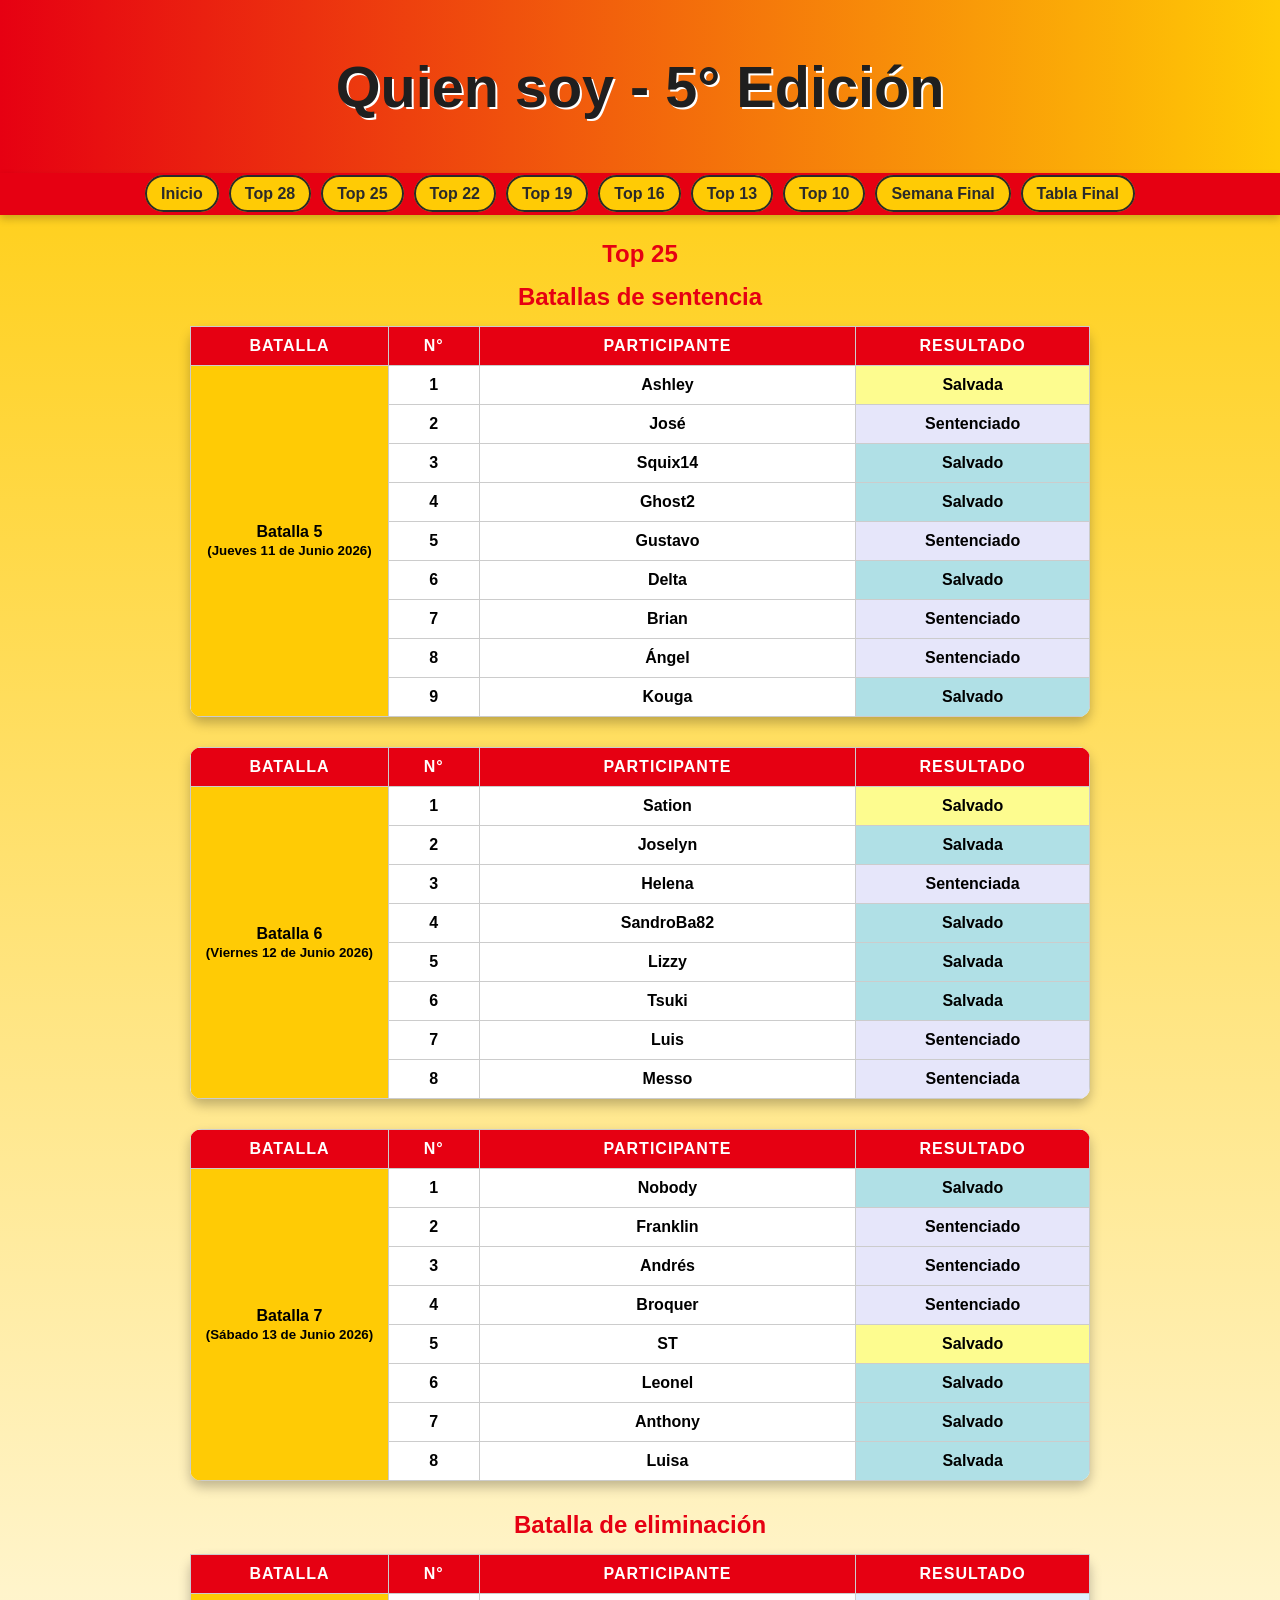
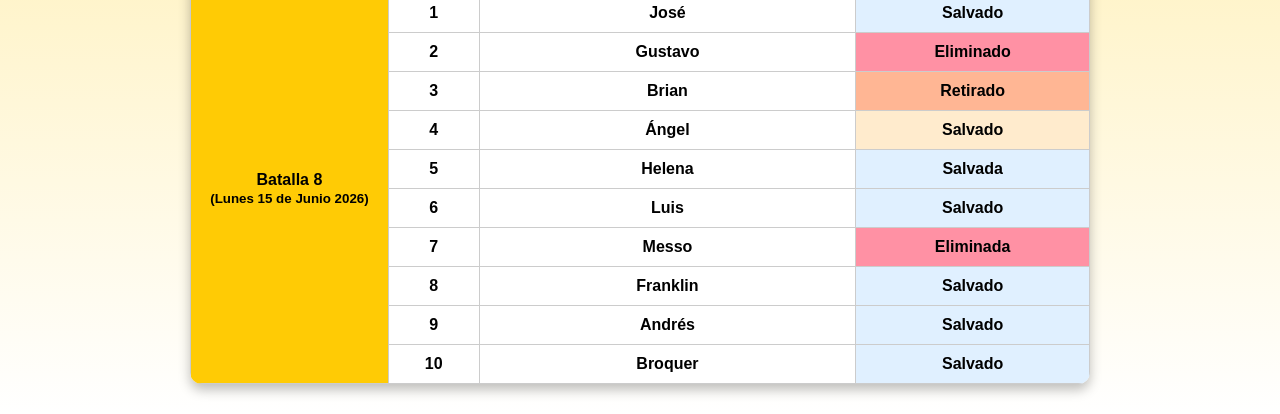
<file: Top25.html>
<!doctype html>
<html lang="es">
  <head>
    <meta charset="utf-8">
    <meta name="viewport" content="width=device-width, initial-scale=1">
    <title>Top 24</title>
    <link rel="shortcut icon" href="logo.png" />

    <link rel="stylesheet" href="styles.css">
  </head>

  <body>
    <div id="titulo">
      <h1>Quien soy - 5° Edición</h1>
    </div>

    <nav>
      <ul>
        <li><a href="index.html">Inicio</a></li>
        <li><a href="Top28.html">Top 28</a></li>
        <li><a href="Top25.html">Top 25</a></li>
        <li><a href="Top22.html">Top 22</a></li>
        <li><a href="Top19.html">Top 19</a></li>
        <li><a href="Top16.html">Top 16</a></li>
        <li><a href="Top13.html">Top 13</a></li>
        <li><a href="Top10.html">Top 10</a></li>
        <li><a href="semanafinal.html">Semana Final</a></li>
        <li><a href="tabla.html">Tabla Final</a></li>
      </ul>
    </nav>

    <table>
      <caption>Top 25</caption>
      <thead>
        <tr>
          <th>Batalla</th>
          <th>N°</th>
          <th>Participante</th>
          <th>Resultado</th>
        </tr>
      </thead>
      <tbody>
        <caption>Batallas de sentencia</caption>
        <tr>
          <td class="subtitulo" rowspan="10">Batalla 5<br><small>(Jueves 11 de Junio 2026)</small></td>
          <td>1</td>
          <td>Ashley</td>
          <td class="salvadop">Salvada</td> 
        </tr>
        <tr>
          <td>2</td>
          <td>José</td>
          <td class="sentenciado">Sentenciado</td> 
        </tr>
        <tr>
          <td>3</td>
          <td>Squix14</td>
          <td class="salvado">Salvado</td> 
        </tr>
        <tr>
          <td>4</td>
          <td>Ghost2</td>
          <td class="salvado">Salvado</td> 
        </tr>
        <tr>
          <td>5</td>
          <td>Gustavo</td>
          <td class="sentenciado">Sentenciado</td> 
        </tr>
        <tr>
          <td>6</td>
          <td>Delta</td>
          <td class="salvado">Salvado</td> 
        </tr>
        <tr>
          <td>7</td>
          <td>Brian</td>
          <td class="sentenciado">Sentenciado</td> 
        </tr>
        <tr>
          <td>8</td>
          <td>Ángel</td>
          <td class="sentenciado">Sentenciado</td> 
        </tr>
        <tr>
          <td>9</td>
          <td>Kouga</td>
          <td class="salvado">Salvado</td> 
        </tr>
      </tbody>
    </table>

    <table>
      <thead>
        <tr>
          <th>Batalla</th>
          <th>N°</th>
          <th>Participante</th>
          <th>Resultado</th>
        </tr>
      </thead>
      <tbody>
        <tr>
          <td class="subtitulo" rowspan="10">Batalla 6<br><small>(Viernes 12 de Junio 2026)</small></td>
          <td>1</td>
          <td>Sation</td>
          <td class="salvadop">Salvado</td> 
        </tr>
        <tr>
          <td>2</td>
          <td>Joselyn</td>
          <td class="salvado">Salvada</td> 
        </tr>
        <tr>
          <td>3</td>
          <td>Helena</td>
          <td class="sentenciado">Sentenciada</td> 
        </tr>
        <tr>
          <td>4</td>
          <td>SandroBa82</td>
          <td class="salvado">Salvado</td> 
        </tr>
        <tr>
          <td>5</td>
          <td>Lizzy</td>
          <td class="salvado">Salvada</td> 
        </tr>
        <tr>
          <td>6</td>
          <td>Tsuki</td>
          <td class="salvado">Salvada</td> 
        </tr>
        <tr>
          <td>7</td>
          <td>Luis</td>
          <td class="sentenciado">Sentenciado</td> 
        </tr>
        <tr>
          <td>8</td>
          <td>Messo</td>
          <td class="sentenciado">Sentenciada</td> 
        </tr>
      </tbody>
    </table>

    <table>
      <thead>
        <tr>
          <th>Batalla</th>
          <th>N°</th>
          <th>Participante</th>
          <th>Resultado</th>
        </tr>
      </thead>
      <tbody>
        <tr>
          <td class="subtitulo" rowspan="10">Batalla 7<br><small>(Sábado 13 de Junio 2026)</small></td>
          <td>1</td>
          <td>Nobody</td>
          <td class="salvado">Salvado</td> 
        </tr>
        <tr>
          <td>2</td>
          <td>Franklin</td>
          <td class="sentenciado">Sentenciado</td> 
        </tr>
        <tr>
          <td>3</td>
          <td>Andrés</td>
          <td class="sentenciado">Sentenciado</td> 
        </tr>
        <tr>
          <td>4</td>
          <td>Broquer</td>
          <td class="sentenciado">Sentenciado</td> 
        </tr>
        <tr>
          <td>5</td>
          <td>ST</td>
          <td class="salvadop">Salvado</td> 
        </tr>
        <tr>
          <td>6</td>
          <td>Leonel</td>
          <td class="salvado">Salvado</td> 
        </tr>
        <tr>
          <td>7</td>
          <td>Anthony</td>
          <td class="salvado">Salvado</td> 
        </tr>
        <tr>
          <td>8</td>
          <td>Luisa</td>
          <td class="salvado">Salvada</td> 
        </tr>
      </tbody>
    </table>

    <table>
      <thead>
        <tr>
          <th>Batalla</th>
          <th>N°</th>
          <th>Participante</th>
          <th>Resultado</th>
        </tr>
      </thead>
      <tbody>
        <caption>Batalla de eliminación</caption>
        <tr>
          <td class="subtitulo" rowspan="10">Batalla 8<br><small>(Lunes 15 de Junio 2026)</small></td>
          <td>1</td>
          <td>José</td>
          <td class="salvadoe">Salvado</td> 
        </tr>
        <tr>
          <td>2</td>
          <td>Gustavo</td>
          <td class="eliminado">Eliminado</td> 
        </tr>
        <tr>
          <td>3</td>
          <td>Brian</td>
          <td class="retirado">Retirado</td> 
        </tr>
        <tr>
          <td>4</td>
          <td>Ángel</td>
          <td class="salvadope">Salvado</td> 
        </tr>
        <tr>
          <td>5</td>
          <td>Helena</td>
          <td class="salvadoe">Salvada</td> 
        </tr>
        <tr>
          <td>6</td>
          <td>Luis</td>
          <td class="salvadoe">Salvado</td> 
        </tr>
        <tr>
          <td>7</td>
          <td>Messo</td>
          <td class="eliminado">Eliminada</td> 
        </tr>
        <tr>
          <td>8</td>
          <td>Franklin</td>
          <td class="salvadoe">Salvado</td> 
        </tr>
        <tr>
          <td>9</td>
          <td>Andrés</td>
          <td class="salvadoe">Salvado</td> 
        </tr>
        <tr>
          <td>10</td>
          <td>Broquer</td>
          <td class="salvadoe">Salvado</td> 
        </tr>
      </tbody>
    </table>
  </body>
</html>
</file>
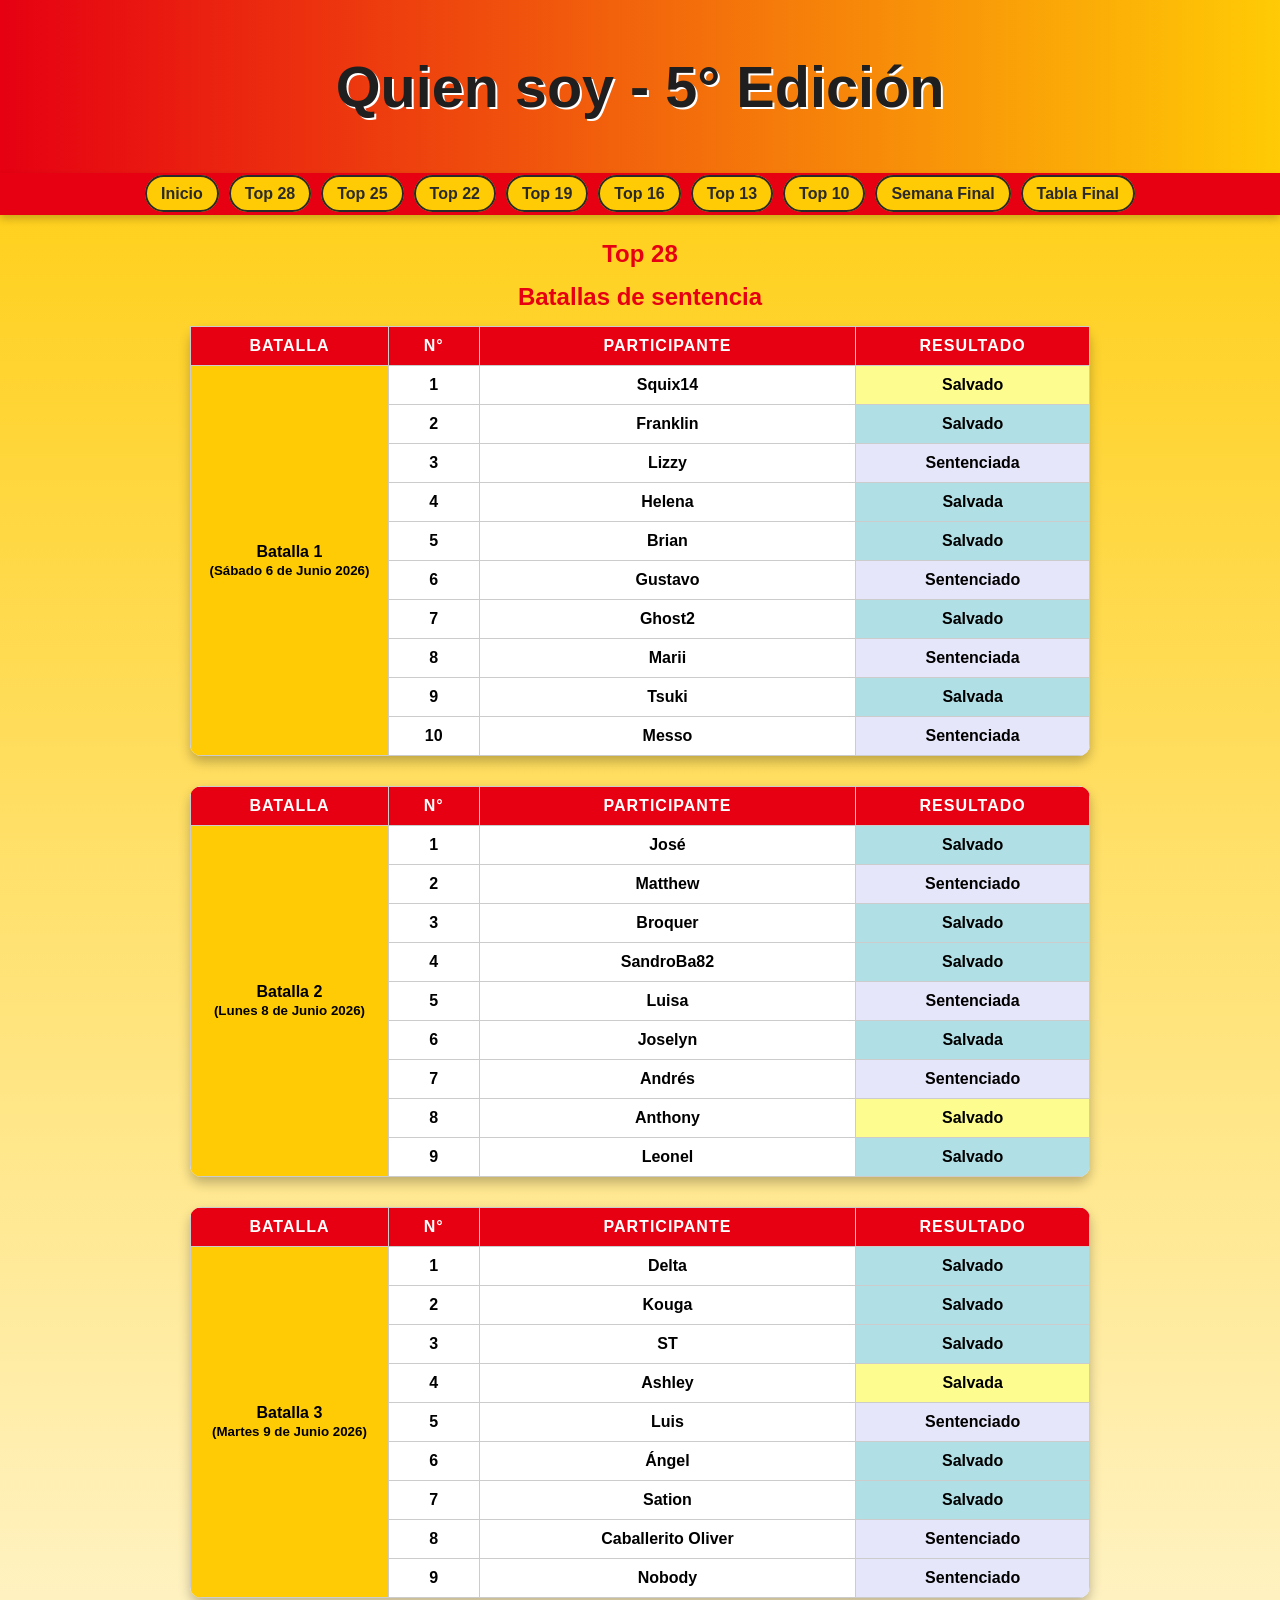
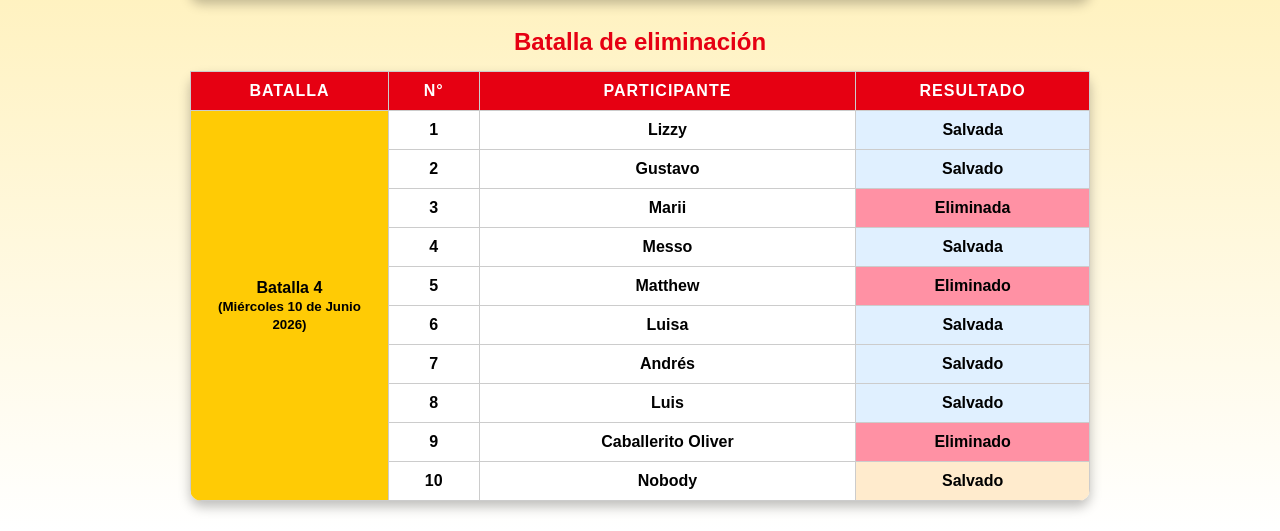
<file: Top28.html>
<!doctype html>
<html lang="es">
  <head>
    <meta charset="utf-8">
    <meta name="viewport" content="width=device-width, initial-scale=1">
    <title>Top 24</title>
    <link rel="shortcut icon" href="logo.png" />

    <link rel="stylesheet" href="styles.css">
  </head>

  <body>
    <div id="titulo">
      <h1>Quien soy - 5° Edición</h1>
    </div>

    <nav>
      <ul>
        <li><a href="index.html">Inicio</a></li>
        <li><a href="Top28.html">Top 28</a></li>
        <li><a href="Top25.html">Top 25</a></li>
        <li><a href="Top22.html">Top 22</a></li>
        <li><a href="Top19.html">Top 19</a></li>
        <li><a href="Top16.html">Top 16</a></li>
        <li><a href="Top13.html">Top 13</a></li>
        <li><a href="Top10.html">Top 10</a></li>
        <li><a href="semanafinal.html">Semana Final</a></li>
        <li><a href="tabla.html">Tabla Final</a></li>
      </ul>
    </nav>

    <table>
      <caption>Top 28</caption>
      <thead>
        <tr>
          <th>Batalla</th>
          <th>N°</th>
          <th>Participante</th>
          <th>Resultado</th>
        </tr>
      </thead>
      <tbody>
        <caption>Batallas de sentencia</caption>
        <tr>
          <td class="subtitulo" rowspan="10">Batalla 1<br><small>(Sábado 6 de Junio 2026)</small></td>
          <td>1</td>
          <td>Squix14</td>
          <td class="salvadop">Salvado</td> 
        </tr>
        <tr>
          <td>2</td>
          <td>Franklin</td>
          <td class="salvado">Salvado</td> 
        </tr>
        <tr>
          <td>3</td>
          <td>Lizzy</td>
          <td class="sentenciado">Sentenciada</td>
        </tr>
        <tr>
          <td>4</td>
          <td>Helena</td>
          <td class="salvado">Salvada</td>
        </tr>
        <tr>
          <td>5</td>
          <td>Brian</td>
          <td class="salvado">Salvado</td> 
        </tr>
        <tr>
          <td>6</td>
          <td>Gustavo</td>
          <td class="sentenciado">Sentenciado</td> 
        </tr>
        <tr>
          <td>7</td>
          <td>Ghost2</td>
          <td class="salvado">Salvado</td> 
        </tr>
        <tr>
          <td>8</td>
          <td>Marii</td>
          <td class="sentenciado">Sentenciada</td> 
        </tr>
        <tr>
          <td>9</td>
          <td>Tsuki</td>
          <td class="salvado">Salvada</td> 
        </tr>
        <tr>
          <td>10</td>
          <td>Messo</td>
          <td class="sentenciado">Sentenciada</td> 
        </tr>
      </tbody>
    </table>

    <table>
      <thead>
        <tr>
          <th>Batalla</th>
          <th>N°</th>
          <th>Participante</th>
          <th>Resultado</th>
        </tr>
      </thead>
      <tbody>
        <tr>
          <td class="subtitulo" rowspan="10">Batalla 2<br><small>(Lunes 8 de Junio 2026)</small></td>
          <td>1</td>
          <td>José</td>
          <td class="salvado">Salvado</td> 
        </tr>
        <tr>
          <td>2</td>
          <td>Matthew</td>
          <td class="sentenciado">Sentenciado</td> 
        </tr>
        <tr>
          <td>3</td>
          <td>Broquer</td>
          <td class="salvado">Salvado</td> 
        </tr>
        <tr>
          <td>4</td>
          <td>SandroBa82</td>
          <td class="salvado">Salvado</td> 
        </tr>
        <tr>
          <td>5</td>
          <td>Luisa</td>
          <td class="sentenciado">Sentenciada</td> 
        </tr>
        <tr>
          <td>6</td>
          <td>Joselyn</td>
          <td class="salvado">Salvada</td> 
        </tr>
        <tr>
          <td>7</td>
          <td>Andrés</td>
          <td class="sentenciado">Sentenciado</td> 
        </tr>
        <tr>
          <td>8</td>
          <td>Anthony</td>
          <td class="salvadop">Salvado</td> 
        </tr>
        <tr>
          <td>9</td>
          <td>Leonel</td>
          <td class="salvado">Salvado</td> 
        </tr>
      </tbody>
    </table>

    <table>
      <thead>
        <tr>
          <th>Batalla</th>
          <th>N°</th>
          <th>Participante</th>
          <th>Resultado</th>
        </tr>
      </thead>
      <tbody>
        <tr>
          <td class="subtitulo" rowspan="10">Batalla 3<br><small>(Martes 9 de Junio 2026)</small></td>
          <td>1</td>
          <td>Delta</td>
          <td class="salvado">Salvado</td> 
        </tr>
        <tr>
          <td>2</td>
          <td>Kouga</td>
          <td class="salvado">Salvado</td> 
        </tr>
        <tr>
          <td>3</td>
          <td>ST</td>
          <td class="salvado">Salvado</td> 
        </tr>
        <tr>
          <td>4</td>
          <td>Ashley</td>
          <td class="salvadop">Salvada</td> 
        </tr>
        <tr>
          <td>5</td>
          <td>Luis</td>
          <td class="sentenciado">Sentenciado</td> 
        </tr>
        <tr>
          <td>6</td>
          <td>Ángel</td>
          <td class="salvado">Salvado</td> 
        </tr>
        <tr>
          <td>7</td>
          <td>Sation</td>
          <td class="salvado">Salvado</td> 
        </tr>
        <tr>
          <td>8</td>
          <td>Caballerito Oliver</td>
          <td class="sentenciado">Sentenciado</td> 
        </tr>
        <tr>
          <td>9</td>
          <td>Nobody</td>
          <td class="sentenciado">Sentenciado</td> 
        </tr>
      </tbody>
    </table>

    <table>
      <thead>
        <tr>
          <th>Batalla</th>
          <th>N°</th>
          <th>Participante</th>
          <th>Resultado</th>
        </tr>
      </thead>
      <tbody>
        <caption>Batalla de eliminación</caption>
        <tr>
          <td class="subtitulo" rowspan="10">Batalla 4<br><small>(Miércoles 10 de Junio 2026)</small></td>
          <td>1</td>
          <td>Lizzy</td>
          <td class="salvadoe">Salvada</td>
        </tr>
        <tr>
          <td>2</td>
          <td>Gustavo</td>
          <td class="salvadoe">Salvado</td> 
        </tr>
        <tr>
          <td>3</td>
          <td>Marii</td>
          <td class="eliminado">Eliminada</td> 
        </tr>
        <tr>
          <td>4</td>
          <td>Messo</td>
          <td class="salvadoe">Salvada</td> 
        </tr>
        <tr>
          <td>5</td>
          <td>Matthew</td>
          <td class="eliminado">Eliminado</td> 
        </tr>
        <tr>
          <td>6</td>
          <td>Luisa</td>
          <td class="salvadoe">Salvada</td> 
        </tr>
        <tr>
          <td>7</td>
          <td>Andrés</td>
          <td class="salvadoe">Salvado</td> 
        </tr>
        <tr>
          <td>8</td>
          <td>Luis</td>
          <td class="salvadoe">Salvado</td> 
        </tr>
        <tr>
          <td>9</td>
          <td>Caballerito Oliver</td>
          <td class="eliminado">Eliminado</td> 
        </tr>
        <tr>
          <td>10</td>
          <td>Nobody</td>
          <td class="salvadope">Salvado</td> 
        </tr>
      </tbody>
    </table>
  </body>
</html>
</file>
<file: styles.css>
body {
  background: linear-gradient(180deg, #ffcb05, #ffffff);
  margin: 0;
  font-family: Arial;
  text-align: center;
}

/* ===== TÍTULO ===== */
#titulo {
  padding: 15px;
  background: linear-gradient(90deg, #e60012, #ffcb05);
  color: #1f1f1f;
  font-size: 1.8em;
  font-weight: bold;
  text-shadow: 2px 2px 0 #fff;
}

/* ===== NAV ===== */
nav {
  background-color: #e60012;
  display: flex;
  justify-content: center;
  align-items: center;
  flex-wrap: wrap;
  padding: 12px;
  margin-bottom: 25px;
  box-shadow: 0 4px 8px rgba(0,0,0,0.2);
}

nav ul {
  display: flex;
  flex-wrap: wrap;
  justify-content: center;
  gap: 10px;
  list-style: none;
  margin: 0;
  padding: 0;
}

nav ul li a {
  background-color: #ffcb05;
  color: #2a2a2a;
  font-weight: bold;
  text-decoration: none;
  padding: 8px 14px;
  border-radius: 20px;
  transition: 0.3s;
  font-size: clamp(12px, 3vw, 16px);
  border: 2px solid #2a2a2a;
}

nav ul li a:hover {
  background-color: #ffe066;
  transform: scale(1.05);
}

/* ===== TABLA ===== */
table {
  border-collapse: collapse;
  margin: 0 auto 30px auto;
  width: 90%;
  max-width: 900px;
  background-color: white;
  box-shadow: 0 6px 12px rgba(0, 0, 0, 0.25);
  font-size: clamp(12px, 2.5vw, 16px);
  table-layout: fixed;
  border-radius: 12px;
  overflow: hidden;
}

th, td {
  border: 1px solid #ccc;
  padding: 10px;
  text-align: center;
  word-wrap: break-word;
}

/* Encabezado */
th {
  background-color: #e60012;
  color: white;
  text-transform: uppercase;
  letter-spacing: 1px;
}

td {
  font-weight: bold;
}

/* Caption */
caption {
  font-size: 1.5em;
  margin-bottom: 15px;
  font-weight: bold;
  color: #e60012;
}

/* Columnas */
th:nth-child(1), td:nth-child(1) { width: 25%; }
th:nth-child(2), td:nth-child(2) { width: 10%; }
th:nth-child(3), td:nth-child(3) { width: 50%; }
th:nth-child(4), td:nth-child(4) { width: 30%; }

/* ===== ESTADOS (COLORES ORIGINALES) ===== */
.salvado {
  background-color: #B0E0E6;
  color: black;
}

.salvadop {
  background-color: #FDFC8F;
  color: black;
}

.salvadope {
  background-color: #FFEBCD;
  color: black;
}

.sentenciado {
  background-color: #E6E6FA;
  color: black;
}

.salvadoe {
  background-color: #E0F0FF;
  color: black;
}

.eliminado {
  background-color: #FF91A4;
  color: black;
}

.retirado {
  background-color: #FFB694;
  color: black;
}

.ganador {
  background-color: gold;
  color: black;
}

.subcampeon {
  background-color: silver;
  color: black;
}

.tercero {
  background-color: tan;
  color: black;
}

/* Subtítulo */
.subtitulo {
  background-color: #ffcb05;
  font-weight: bold;
}

/* ===== RESPONSIVE ===== */
@media (max-width: 600px) {
  table {
    font-size: 12px;
  }

  nav ul {
    flex-direction: column;
  }

  nav ul li a {
    width: 100%;
    display: block;
  }

  th, td {
    padding: 6px;
  }
}
</file>
